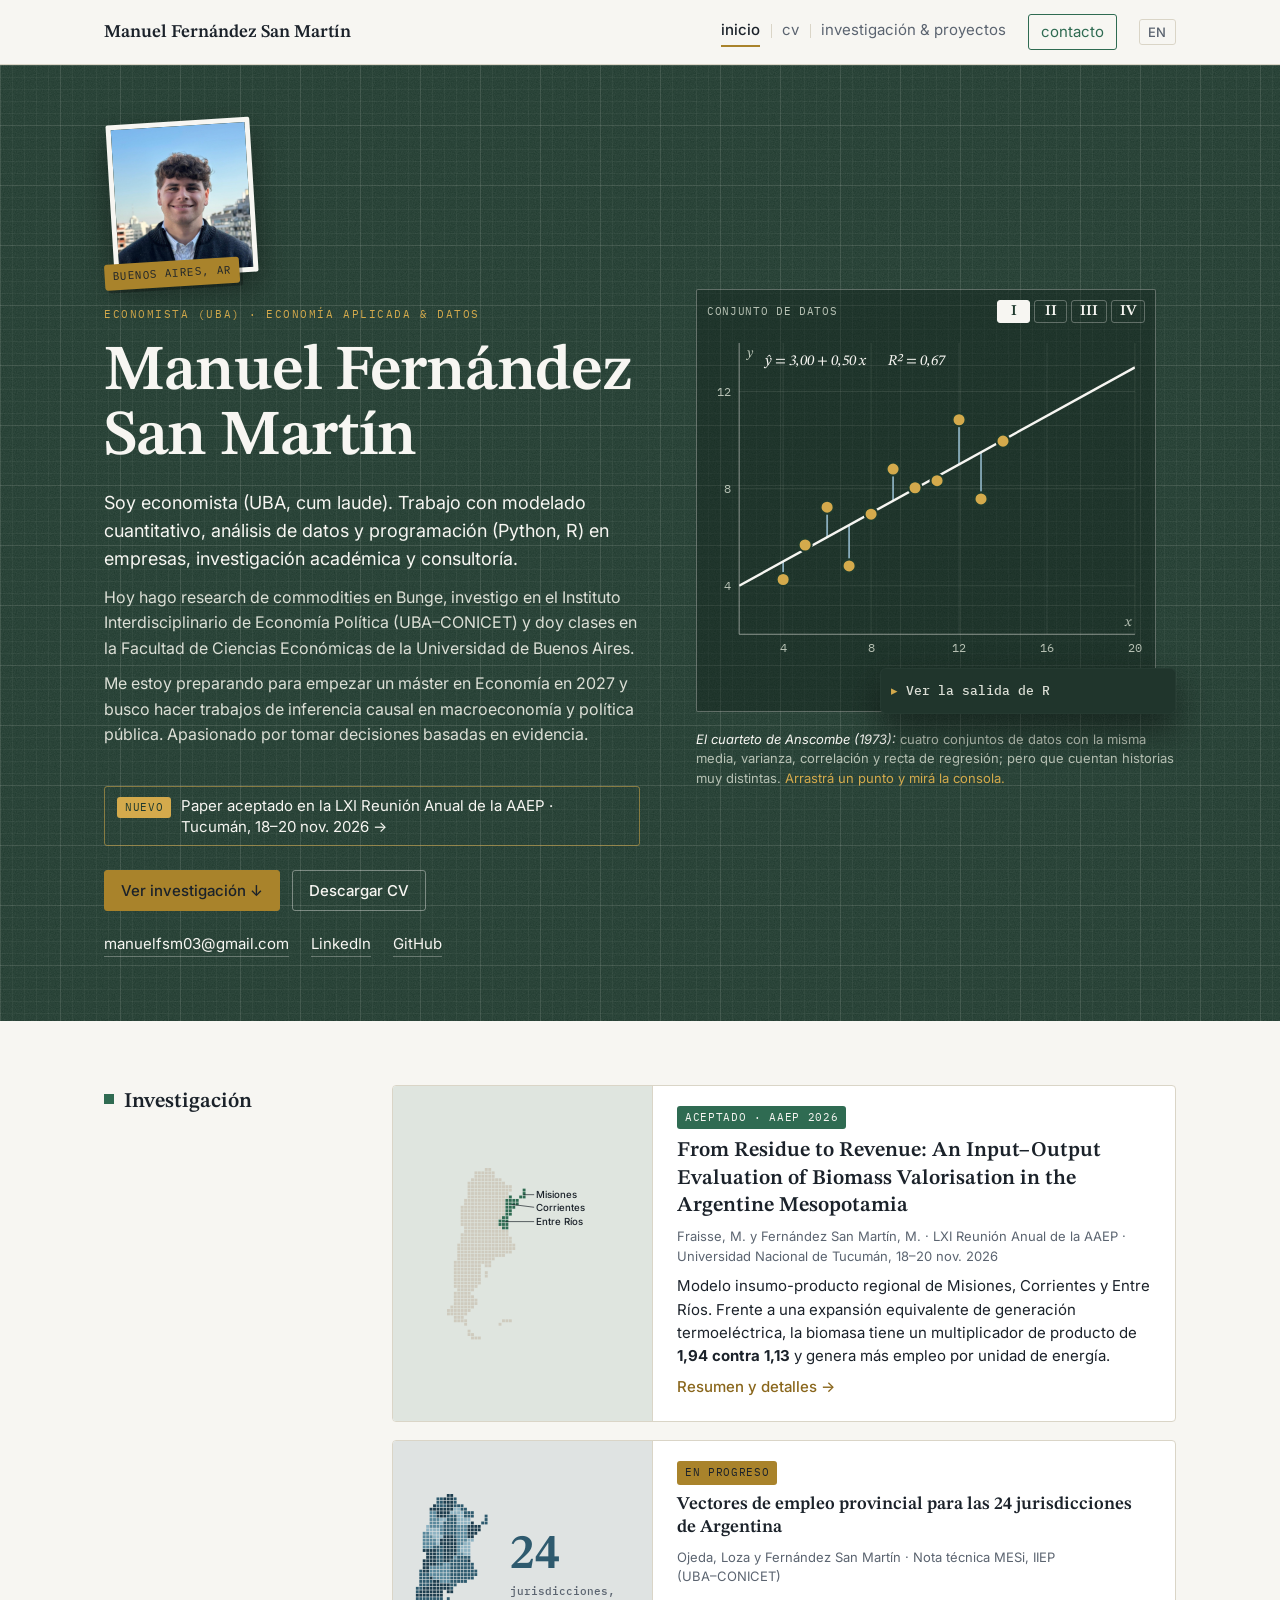
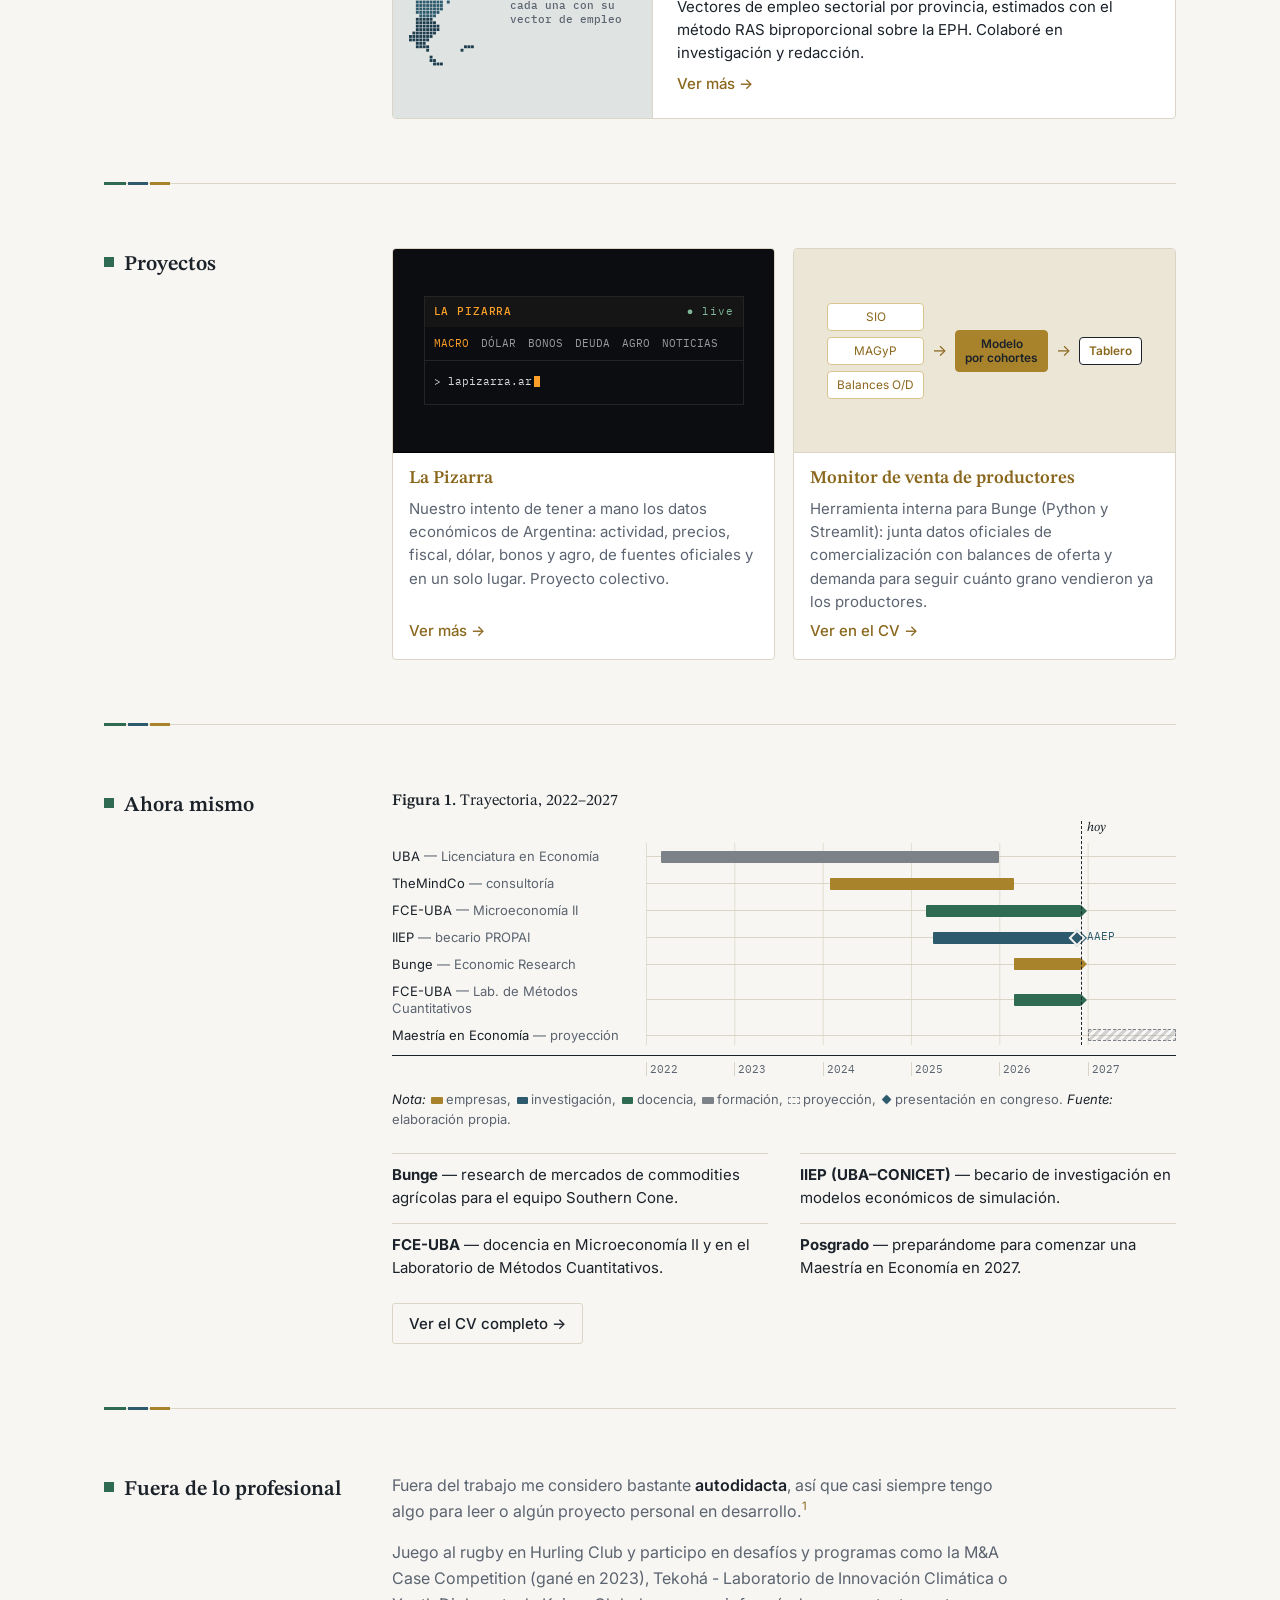
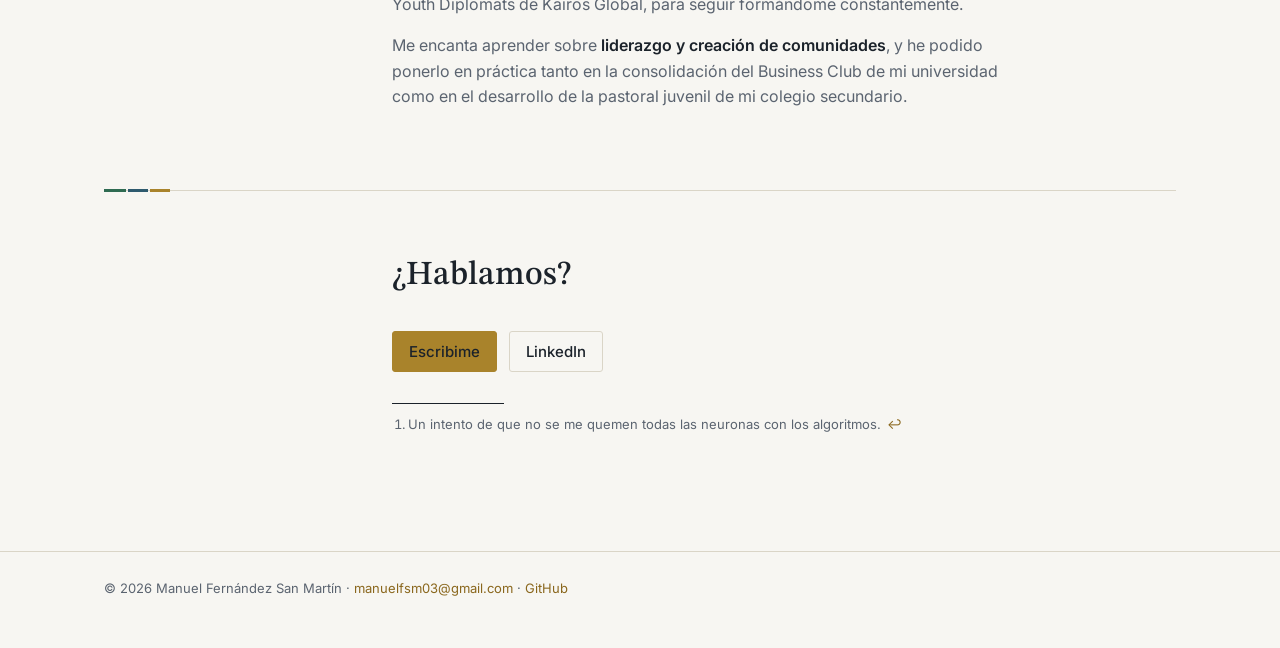
<file: index.html>
<!DOCTYPE html>
<html lang="es">
<head>
<meta charset="UTF-8">
<meta name="viewport" content="width=device-width, initial-scale=1">
<title>Manuel Fernández San Martín</title>
<meta name="description" content="Economista (UBA) — análisis económico, modelado cuantitativo e investigación. Bunge · IIEP (UBA–CONICET) · FCE-UBA.">
<link rel="canonical" href="https://manuelfsm03.github.io/">
<link rel="icon" type="image/svg+xml" href="assets/favicon.svg">
<meta property="og:type" content="profile">
<meta property="og:title" content="Manuel Fernández San Martín">
<meta property="og:description" content="Economista (UBA) — análisis económico, modelado cuantitativo e investigación. Bunge · IIEP (UBA–CONICET) · FCE-UBA.">
<meta property="og:url" content="https://manuelfsm03.github.io/">
<meta property="og:image" content="https://manuelfsm03.github.io/assets/og-card.jpg">
<meta property="og:image:width" content="1200">
<meta property="og:image:height" content="630">
<meta property="og:image:alt" content="Manuel Fernández San Martín, economista (UBA). Foto, nombre y el cuarteto de Anscombe sobre fondo verde con grilla.">
<meta property="og:locale" content="es_AR">
<meta property="og:locale:alternate" content="en_US">
<meta name="twitter:card" content="summary_large_image">
<meta name="twitter:title" content="Manuel Fernández San Martín">
<meta name="twitter:description" content="Economista (UBA) — análisis económico, modelado cuantitativo e investigación. Bunge · IIEP (UBA–CONICET) · FCE-UBA.">
<meta name="twitter:image" content="https://manuelfsm03.github.io/assets/og-card.jpg">
<script type="application/ld+json">
{
  "@context": "https://schema.org",
  "@type": "Person",
  "name": "Manuel Fernández San Martín",
  "url": "https://manuelfsm03.github.io/",
  "image": "https://manuelfsm03.github.io/assets/perfil.jpg",
  "email": "mailto:manuelfsm03@gmail.com",
  "jobTitle": "Ssr. Economic Research Analyst",
  "worksFor": { "@type": "Organization", "name": "Bunge" },
  "affiliation": [
    { "@type": "Organization", "name": "IIEP (UBA–CONICET)" },
    { "@type": "CollegeOrUniversity", "name": "Universidad de Buenos Aires" }
  ],
  "alumniOf": { "@type": "CollegeOrUniversity", "name": "Universidad de Buenos Aires" },
  "address": { "@type": "PostalAddress", "addressLocality": "Buenos Aires", "addressCountry": "AR" },
  "sameAs": [
    "https://www.linkedin.com/in/manuel-fernandez-san-martin",
    "https://github.com/manuelfsm03"
  ]
}
</script>
<link rel="preconnect" href="https://fonts.googleapis.com">
<link rel="preconnect" href="https://fonts.gstatic.com" crossorigin>
<link href="https://fonts.googleapis.com/css2?family=STIX+Two+Text:ital,wght@0,400..700;1,400..700&family=Inter:wght@400;500;600&family=IBM+Plex+Mono:wght@400;500&display=swap" rel="stylesheet">
<link rel="stylesheet" href="style.css?v=17">
</head>
<body class="home" data-lang="es" data-title-es="Manuel Fernández San Martín" data-title-en="Manuel Fernández San Martín">

<header class="site-nav">
  <div class="nav-inner">
    <a class="nav-name" href="index.html">Manuel Fernández San Martín</a>
    <button class="nav-toggle-btn" aria-label="Menú" aria-expanded="false">☰</button>
    <nav class="nav-links">
      <a href="index.html"><span data-lang="es">inicio</span><span data-lang="en">home</span></a>
      <a href="cv.html">cv</a>
      <a href="publications.html"><span data-lang="es">investigación &amp; proyectos</span><span data-lang="en">research &amp; projects</span></a>
      <a class="nav-cta" href="contact.html"><span data-lang="es">contacto</span><span data-lang="en">contact</span></a>
      <button class="lang-toggle" aria-label="Cambiar idioma">EN</button>
    </nav>
  </div>
</header>

<section class="hero-band">
  <div class="hero-inner">
    <div class="hero-text">
      <div class="hero-id">
        <div class="photo-wrap">
          <img class="cover-photo" src="assets/perfil.jpg" alt="Foto de Manuel Fernández San Martín" width="124" height="155">
          <div class="hero-tag">BUENOS AIRES, AR</div>
        </div>
        <div class="kicker" data-lang="es">Economista (UBA) · economía aplicada &amp; datos</div>
        <div class="kicker" data-lang="en">Economist (UBA) · applied economics &amp; data</div>
        <h1>Manuel Fernández San Martín</h1>
      </div>

      <div data-lang="es">
        <p class="bio">Soy economista (UBA, cum laude). Trabajo con modelado cuantitativo, análisis de datos y programación (Python, R) en empresas, investigación académica y consultoría.</p>
        <p class="bio">Hoy hago research de commodities en Bunge, investigo en el Instituto Interdisciplinario de Economía Política (UBA–CONICET) y doy clases en la Facultad de Ciencias Económicas de la Universidad de Buenos Aires.</p>
        <p class="bio">Me estoy preparando para empezar un máster en Economía en 2027 y busco hacer trabajos de inferencia causal en macroeconomía y política pública. Apasionado por tomar decisiones basadas en evidencia.</p>
      </div>
      <div data-lang="en">
        <p class="bio">I'm an economist (UBA, cum laude). I work with quantitative modeling, data analysis, and programming (Python, R) across companies, academic research, and consulting.</p>
        <p class="bio">Right now I do commodities research at Bunge, I'm a researcher at the Interdisciplinary Institute of Political Economy (UBA–CONICET), and I teach at the School of Economics of the University of Buenos Aires.</p>
        <p class="bio">I'm preparing to start a master's in economics in 2027, and I want to do causal inference work in macroeconomics and public policy. Passionate about evidence-based decision-making.</p>
      </div>

      <a class="news-line" href="publications.html#biomasa">
        <span class="status-tag news" data-lang="es">nuevo</span><span class="status-tag news" data-lang="en">new</span>
        <span data-lang="es">Paper aceptado en la LXI Reunión Anual de la AAEP · Tucumán, 18–20 nov. 2026 →</span>
        <span data-lang="en">Paper accepted at the 61st AAEP Annual Meeting · Tucumán, Nov 18–20, 2026 →</span>
      </a>

      <div class="cta-row">
        <a class="btn btn-primary" href="#investigacion" data-lang="es">Ver investigación ↓</a>
        <a class="btn btn-primary" href="#investigacion" data-lang="en">See research ↓</a>
        <a class="btn btn-ghost" href="assets/CV_Manuel_Fernandez_San_Martin_ESP.pdf" target="_blank" rel="noopener" data-lang="es">Descargar CV</a>
        <a class="btn btn-ghost" href="assets/CV_Manuel_Fernandez_San_Martin_EN.pdf" target="_blank" rel="noopener" data-lang="en">Download CV</a>
      </div>

      <div class="quicklinks">
        <a href="mailto:manuelfsm03@gmail.com">manuelfsm03@gmail.com</a>
        <a href="https://www.linkedin.com/in/manuel-fernandez-san-martin" target="_blank" rel="noopener">LinkedIn</a>
        <a href="https://github.com/manuelfsm03" target="_blank" rel="noopener">GitHub</a>
      </div>
    </div>

    <figure class="anscombe" id="anscombe">
      <div class="ans-stage">
      <div class="frame">
        <div class="ans-top">
          <span><span data-lang="es">Conjunto de datos</span><span data-lang="en">Dataset</span></span>
          <span class="seg" id="ans-sets" role="group" aria-label="Anscombe">
            <button type="button" data-set="0" aria-pressed="true">I</button>
            <button type="button" data-set="1" aria-pressed="false">II</button>
            <button type="button" data-set="2" aria-pressed="false">III</button>
            <button type="button" data-set="3" aria-pressed="false">IV</button>
            <button type="button" class="ans-reset" id="ans-reset" hidden><span data-lang="es">Reiniciar</span><span data-lang="en">Reset</span></button>
          </span>
        </div>
        <svg id="ans-plot" viewBox="0 0 440 326" role="img" aria-label="Gráfico de dispersión del cuarteto de Anscombe con su recta de regresión"></svg>
      </div>
      <details class="console" id="ans-console-box">
        <summary><span class="c-caret" aria-hidden="true"></span><i aria-hidden="true"></i><i aria-hidden="true"></i><i aria-hidden="true"></i><span class="c-title">R</span><span class="c-hint"><span data-lang="es">Ver la salida de R</span><span data-lang="en">Show the R output</span></span></summary>
        <pre id="ans-console" aria-label="Salida de R"></pre>
      </details>
      </div>
      <figcaption>
        <span data-lang="es"><i>El cuarteto de Anscombe (1973):</i> cuatro conjuntos de datos con la misma media, varianza, correlación y recta de regresión; pero que cuentan historias muy distintas. <span class="hint">Arrastrá un punto y mirá la consola.</span></span>
        <span data-lang="en"><i>Anscombe's quartet (1973):</i> four datasets with the same mean, variance, correlation, and regression line, yet they tell very different stories. <span class="hint">Drag a point and watch the console.</span></span>
      </figcaption>
    </figure>
  </div>
</section>

<main class="wrap">

  <section class="rail-sec" id="investigacion">
    <h2 class="rail-h"><span data-lang="es">Investigación</span><span data-lang="en">Research</span></h2>
    <div class="rail-body">
      <div class="research-list">

        <a class="work-card wide feature" href="publications.html#biomasa">
          <div class="work-visual panel green" aria-hidden="true">
            <svg class="tilemap" data-tilemap="meso"></svg>
          </div>
          <div class="work-body">
            <div class="work-tags"><span class="status-tag published" data-lang="es">aceptado · AAEP 2026</span><span class="status-tag published" data-lang="en">accepted · AAEP 2026</span></div>
            <span class="work-title">From Residue to Revenue: An Input–Output Evaluation of Biomass Valorisation in the Argentine Mesopotamia</span>
            <span class="work-meta" data-lang="es">Fraisse, M. y Fernández San Martín, M. · LXI Reunión Anual de la AAEP · Universidad Nacional de Tucumán, 18–20 nov. 2026</span>
            <span class="work-meta" data-lang="en">Fraisse, M. &amp; Fernández San Martín, M. · 61st AAEP Annual Meeting · Universidad Nacional de Tucumán, Nov 18–20, 2026</span>
            <span class="work-desc" data-lang="es">Modelo insumo-producto regional de Misiones, Corrientes y Entre Ríos. Frente a una expansión equivalente de generación termoeléctrica, la biomasa tiene un multiplicador de producto de <strong>1,94 contra 1,13</strong> y genera más empleo por unidad de energía.</span>
            <span class="work-desc" data-lang="en">A regional input–output model of Misiones, Corrientes, and Entre Ríos. Against an equivalent expansion of thermoelectric generation, biomass has an output multiplier of <strong>1.94 versus 1.13</strong> and creates more jobs per unit of energy.</span>
            <span class="work-link" data-lang="es">Resumen y detalles →</span>
            <span class="work-link" data-lang="en">Abstract and details →</span>
          </div>
        </a>

        <a class="work-card wide" href="publications.html#vectores">
          <div class="work-visual panel blue" aria-hidden="true">
            <svg class="tilemap" data-tilemap="all"></svg>
            <div class="big-n">24<small><span data-lang="es">jurisdicciones, cada una con su vector de empleo</span><span data-lang="en">jurisdictions, each with its employment vector</span></small></div>
          </div>
          <div class="work-body">
            <div class="work-tags"><span class="status-tag progress" data-lang="es">en progreso</span><span class="status-tag progress" data-lang="en">in progress</span></div>
            <span class="work-title" data-lang="es">Vectores de empleo provincial para las 24 jurisdicciones de Argentina</span>
            <span class="work-title" data-lang="en">Provincial employment vectors for Argentina's 24 jurisdictions</span>
            <span class="work-meta" data-lang="es">Ojeda, Loza y Fernández San Martín · Nota técnica MESi, IIEP (UBA–&#8288;CONICET)</span>
            <span class="work-meta" data-lang="en">Ojeda, Loza &amp; Fernández San Martín · MESi Technical Note, IIEP (UBA–&#8288;CONICET)</span>
            <span class="work-desc" data-lang="es">Vectores de empleo sectorial por provincia, estimados con el método RAS biproporcional sobre la EPH. Colaboré en investigación y redacción.</span>
            <span class="work-desc" data-lang="en">Sectoral employment vectors by province, estimated with the RAS biproportional method on the Permanent Household Survey (EPH). I contributed research and drafting.</span>
            <span class="work-link" data-lang="es">Ver más →</span>
            <span class="work-link" data-lang="en">Read more →</span>
          </div>
        </a>

      </div>
    </div>
  </section>

  <div class="ledger"></div>

  <section class="rail-sec" id="proyectos">
    <h2 class="rail-h"><span data-lang="es">Proyectos</span><span data-lang="en">Projects</span></h2>
    <div class="rail-body">
      <div class="work-grid">

        <a class="work-card" href="publications.html#la-pizarra">
          <div class="work-visual panel term" aria-hidden="true">
            <div class="term-ui">
              <div class="term-bar"><span>LA PIZARRA</span><span>● live</span></div>
              <div class="term-tabs"><span class="on">MACRO</span><span>DÓLAR</span><span>BONOS</span><span>DEUDA</span><span>AGRO</span><span>NOTICIAS</span></div>
              <div class="term-line">&gt; lapizarra.ar<span class="caret"></span></div>
            </div>
          </div>
          <div class="work-body">
            <span class="work-title">La Pizarra</span>
            <span class="work-desc" data-lang="es">Nuestro intento de tener a mano los datos económicos de Argentina: actividad, precios, fiscal, dólar, bonos y agro, de fuentes oficiales y en un solo lugar. Proyecto colectivo.</span>
            <span class="work-desc" data-lang="en">Our attempt to keep Argentina's economic data within reach: activity, prices, fiscal accounts, FX, bonds, and agriculture, from official sources and in one place. A group project.</span>
            <span class="work-link" data-lang="es">Ver más →</span>
            <span class="work-link" data-lang="en">Read more →</span>
          </div>
        </a>

        <a class="work-card" href="cv.html#proyectos">
          <div class="work-visual panel gold" aria-hidden="true">
            <div class="flow">
              <div class="flow-col"><span class="node">SIO</span><span class="node">MAGyP</span><span class="node"><span data-lang="es">Balances O/D</span><span data-lang="en">S&amp;D balances</span></span></div>
              <span class="arrow">→</span>
              <span class="node mid"><span data-lang="es">Modelo<br>por cohortes</span><span data-lang="en">Cohort<br>model</span></span>
              <span class="arrow">→</span>
              <span class="node out"><span data-lang="es">Tablero</span><span data-lang="en">Dashboard</span></span>
            </div>
          </div>
          <div class="work-body">
            <span class="work-title" data-lang="es">Monitor de venta de productores</span>
            <span class="work-title" data-lang="en">Farmer-selling monitor</span>
            <span class="work-desc" data-lang="es">Herramienta interna para Bunge (Python y Streamlit): junta datos oficiales de comercialización con balances de oferta y demanda para seguir cuánto grano vendieron ya los productores.</span>
            <span class="work-desc" data-lang="en">Internal tool for Bunge (Python and Streamlit): combines official grain-trade data with supply-and-demand balances to track how much grain farmers have already sold.</span>
            <span class="work-link" data-lang="es">Ver en el CV →</span>
            <span class="work-link" data-lang="en">See in the CV →</span>
          </div>
        </a>

      </div>
    </div>
  </section>

  <div class="ledger"></div>

  <section class="rail-sec" id="ahora">
    <h2 class="rail-h"><span data-lang="es">Ahora mismo</span><span data-lang="en">Right now</span></h2>
    <div class="rail-body">
      <figure class="fig" id="figura-1">
        <p class="fig-title"><b data-lang="es">Figura 1.</b><b data-lang="en">Figure 1.</b> <span data-lang="es">Trayectoria, 2022–<span class="js-tl-end">2027</span></span><span data-lang="en">Career timeline, 2022–<span class="js-tl-end">2027</span></span></p>
        <div class="tl" style="--span:72">
          <div class="tl-grid" aria-hidden="true"></div>
          <div class="tl-row">
            <span class="tl-label">UBA <span class="org">— <span data-lang="es">Licenciatura en Economía</span><span data-lang="en">BA in Economics</span></span></span>
            <span class="tl-track"><span class="tl-bar edu" style="--s:2;--e:48"></span></span>
          </div>
          <div class="tl-row">
            <span class="tl-label">TheMindCo <span class="org">— <span data-lang="es">consultoría</span><span data-lang="en">consulting</span></span></span>
            <span class="tl-track"><span class="tl-bar work" style="--s:25;--e:50"></span></span>
          </div>
          <div class="tl-row">
            <span class="tl-label">FCE-UBA <span class="org">— <span data-lang="es">Microeconomía II</span><span data-lang="en">Microeconomics II</span></span></span>
            <span class="tl-track"><span class="tl-bar teach ongoing" style="--s:38;--e:56.8"></span></span>
          </div>
          <div class="tl-row">
            <span class="tl-label">IIEP <span class="org">— <span data-lang="es">becario PROPAI</span><span data-lang="en">PROPAI fellow</span></span></span>
            <span class="tl-track"><span class="tl-bar research ongoing" style="--s:39;--e:56.8"></span><span class="tl-mark" style="--m:58.57" aria-hidden="true"></span><span class="tl-mark-label" style="--m:58.57">AAEP</span></span>
          </div>
          <div class="tl-row">
            <span class="tl-label">Bunge <span class="org">— Economic Research</span></span>
            <span class="tl-track"><span class="tl-bar work ongoing" style="--s:50;--e:56.8"></span></span>
          </div>
          <div class="tl-row">
            <span class="tl-label">FCE-UBA <span class="org">— <span data-lang="es">Lab. de Métodos Cuantitativos</span><span data-lang="en">Quantitative Methods Lab</span></span></span>
            <span class="tl-track"><span class="tl-bar teach ongoing" style="--s:50;--e:56.8"></span></span>
          </div>
          <div class="tl-row">
            <span class="tl-label"><span data-lang="es">Maestría en Economía</span><span data-lang="en">Master's in Economics</span> <span class="org">— <span data-lang="es">proyección</span><span data-lang="en">projected</span></span></span>
            <span class="tl-track"><span class="tl-bar projection" style="--s:60;--e:72"></span></span>
          </div>
          <div class="tl-axis" aria-hidden="true">
            <span></span>
            <div class="tl-years">
              <span style="--y:0">2022</span><span style="--y:12">2023</span><span style="--y:24">2024</span><span style="--y:36">2025</span><span style="--y:48">2026</span><span style="--y:60">2027</span>
            </div>
          </div>
          <div class="tl-today" style="--t:56.8" aria-hidden="true"><span data-lang="es">hoy</span><span data-lang="en">today</span></div>
        </div>
        <figcaption class="fig-note">
          <span data-lang="es"><i>Nota:</i> <span class="swatch" style="background:var(--accent)"></span>empresas, <span class="swatch" style="background:var(--accent2)"></span>investigación, <span class="swatch" style="background:var(--green)"></span>docencia, <span class="swatch" style="background:var(--edu)"></span>formación, <span class="swatch dashed"></span>proyección, <span class="swatch diamond"></span>presentación en congreso. <i>Fuente:</i> elaboración propia.</span>
          <span data-lang="en"><i>Note:</i> <span class="swatch" style="background:var(--accent)"></span>industry, <span class="swatch" style="background:var(--accent2)"></span>research, <span class="swatch" style="background:var(--green)"></span>teaching, <span class="swatch" style="background:var(--edu)"></span>education, <span class="swatch dashed"></span>projected, <span class="swatch diamond"></span>conference presentation. <i>Source:</i> author's own elaboration.</span>
        </figcaption>
      </figure>
      <div data-lang="es">
        <ul class="now-grid">
          <li><strong>Bunge</strong> — research de mercados de commodities agrícolas para el equipo Southern Cone.</li>
          <li><strong>IIEP (UBA–CONICET)</strong> — becario de investigación en modelos económicos de simulación.</li>
          <li><strong>FCE-UBA</strong> — docencia en Microeconomía II y en el Laboratorio de Métodos Cuantitativos.</li>
          <li><strong>Posgrado</strong> — preparándome para comenzar una Maestría en Economía en 2027.</li>
        </ul>
      </div>
      <div data-lang="en">
        <ul class="now-grid">
          <li><strong>Bunge</strong> — agricultural commodity market research for the Southern Cone team.</li>
          <li><strong>IIEP (UBA–CONICET)</strong> — research fellow working on economic simulation models.</li>
          <li><strong>FCE-UBA</strong> — teaching Microeconomics II and the Quantitative Methods Laboratory.</li>
          <li><strong>Grad school</strong> — preparing to start a master's program in economics during 2027.</li>
        </ul>
      </div>
      <div class="cta-row">
        <a class="btn btn-ghost" href="cv.html" data-lang="es">Ver el CV completo →</a>
        <a class="btn btn-ghost" href="cv.html" data-lang="en">See full CV →</a>
      </div>
    </div>
  </section>

  <div class="ledger"></div>

  <section class="rail-sec" id="fuera">
    <h2 class="rail-h"><span data-lang="es">Fuera de lo profesional</span><span data-lang="en">Beyond work</span></h2>
    <div class="rail-body prose">
      <div data-lang="es">
        <p class="muted">Fuera del trabajo me considero bastante <strong>autodidacta</strong>, así que casi siempre tengo algo para leer o algún proyecto personal en desarrollo.<sup class="fn"><a id="fnref-1" href="#fn-1" aria-label="Nota 1">1</a></sup></p>
        <p class="muted">Juego al rugby en Hurling Club y participo en desafíos y programas como la M&amp;A Case Competition (gané en 2023), Tekohá - Laboratorio de Innovación Climática o Youth Diplomats de Kairos Global, para seguir formándome constantemente.</p>
        <p class="muted">Me encanta aprender sobre <strong>liderazgo y creación de comunidades</strong>, y he podido ponerlo en práctica tanto en la consolidación del Business Club de mi universidad como en el desarrollo de la pastoral juvenil de mi colegio secundario.</p>
      </div>
      <div data-lang="en">
        <p class="muted">Outside of work I'm a pretty committed <strong>autodidact</strong>, so I almost always have something to read or a side project in the works.<sup class="fn"><a id="fnref-1-en" href="#fn-1" aria-label="Note 1">1</a></sup></p>
        <p class="muted">I play rugby at Hurling Club and take part in challenges and programs like the M&amp;A Case Competition (won in 2023), Tekohá - Climate Innovation Lab, and Kairos Global's Youth Diplomats, to keep learning constantly.</p>
        <p class="muted">I love learning about <strong>leadership and community-building</strong>, and I've put it into practice both in helping consolidate my university's Business Club and in developing my high school's youth ministry program.</p>
      </div>
    </div>
  </section>

  <div class="ledger"></div>

  <section class="rail-sec" id="hablemos">
    <div class="rail-h" aria-hidden="true"></div>
    <div class="rail-body">
      <div class="cta-final">
        <div data-lang="es">
          <p>¿Hablamos?</p>
          <div class="cta-row">
            <a class="btn btn-primary" href="mailto:manuelfsm03@gmail.com">Escribime</a>
            <a class="btn btn-ghost" href="https://www.linkedin.com/in/manuel-fernandez-san-martin" target="_blank" rel="noopener">LinkedIn</a>
          </div>
        </div>
        <div data-lang="en">
          <p>Let's talk?</p>
          <div class="cta-row">
            <a class="btn btn-primary" href="mailto:manuelfsm03@gmail.com">Email me</a>
            <a class="btn btn-ghost" href="https://www.linkedin.com/in/manuel-fernandez-san-martin" target="_blank" rel="noopener">LinkedIn</a>
          </div>
        </div>
      </div>

      <section class="footnotes" aria-label="Notas">
        <ol>
          <li id="fn-1">
            <span data-lang="es">Un intento de que no se me quemen todas las neuronas con los algoritmos. <a class="fn-back" href="#fnref-1" aria-label="Volver al texto">↩</a></span>
            <span data-lang="en">An attempt to keep my neurons from frying on algorithms alone. <a class="fn-back" href="#fnref-1-en" aria-label="Back to text">↩</a></span>
          </li>
        </ol>
      </section>
    </div>
  </section>

</main>

<footer><div class="wrap">© 2026 Manuel Fernández San Martín · <a href="mailto:manuelfsm03@gmail.com">manuelfsm03@gmail.com</a> · <a href="https://github.com/manuelfsm03" target="_blank" rel="noopener">GitHub</a></div></footer>

<script src="script.js?v=16"></script>
</body>
</html>
</file>
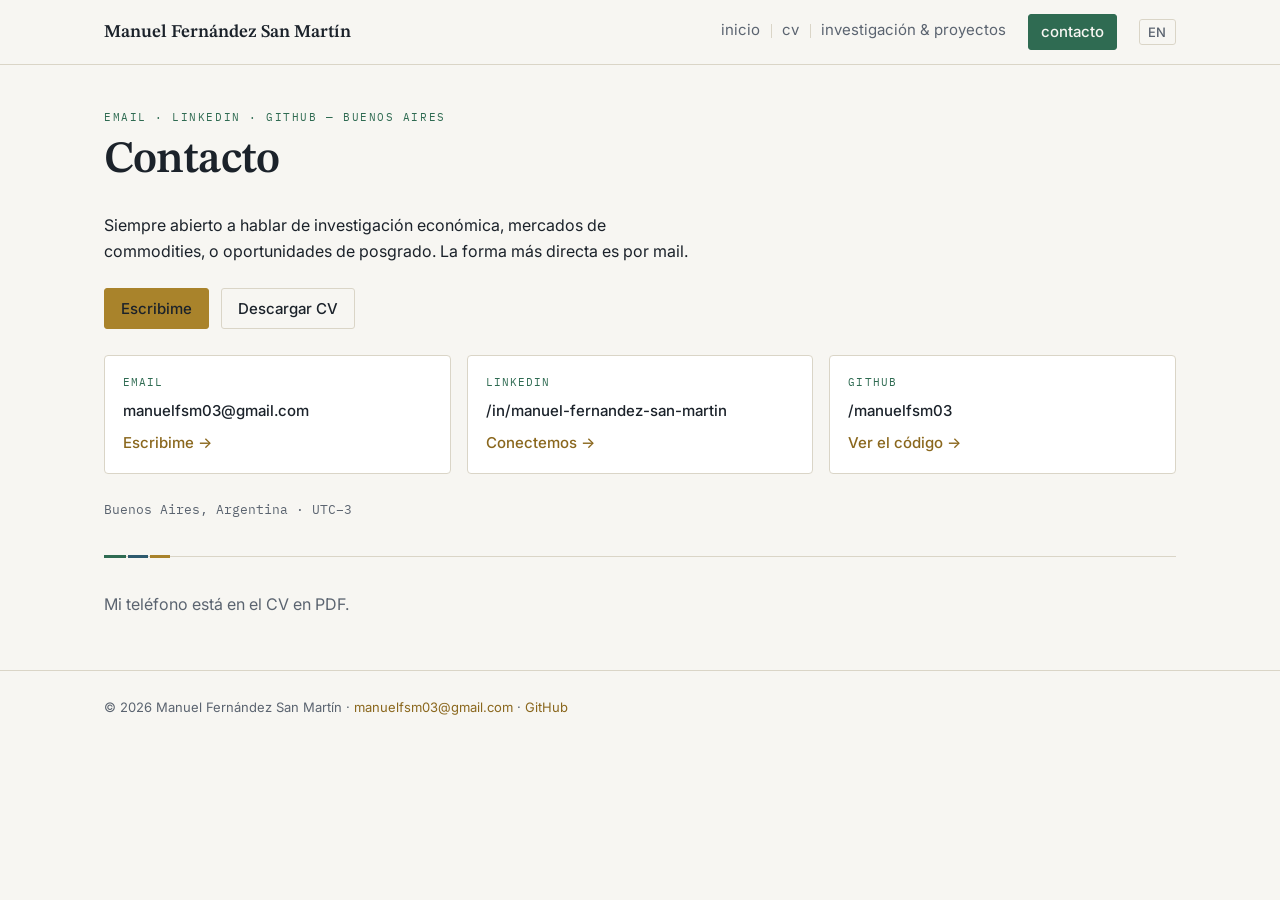
<file: contact.html>
<!DOCTYPE html>
<html lang="es">
<head>
<meta charset="UTF-8">
<meta name="viewport" content="width=device-width, initial-scale=1">
<title>Contacto | Manuel Fernández San Martín</title>
<meta name="description" content="Contacto de Manuel Fernández San Martín — email, LinkedIn y GitHub. Buenos Aires, Argentina.">
<link rel="canonical" href="https://manuelfsm03.github.io/contact.html">
<link rel="icon" type="image/svg+xml" href="assets/favicon.svg">
<meta property="og:type" content="website">
<meta property="og:title" content="Contacto | Manuel Fernández San Martín">
<meta property="og:description" content="Email, LinkedIn y GitHub. Buenos Aires, Argentina.">
<meta property="og:url" content="https://manuelfsm03.github.io/contact.html">
<meta property="og:image" content="https://manuelfsm03.github.io/assets/og-card.jpg">
<meta property="og:image:width" content="1200">
<meta property="og:image:height" content="630">
<meta property="og:image:alt" content="Manuel Fernández San Martín, economista (UBA). Foto, nombre y el cuarteto de Anscombe sobre fondo verde con grilla.">
<meta name="twitter:card" content="summary_large_image">
<meta name="twitter:image" content="https://manuelfsm03.github.io/assets/og-card.jpg">
<link rel="preconnect" href="https://fonts.googleapis.com">
<link rel="preconnect" href="https://fonts.gstatic.com" crossorigin>
<link href="https://fonts.googleapis.com/css2?family=STIX+Two+Text:ital,wght@0,400..700;1,400..700&family=Inter:wght@400;500;600&family=IBM+Plex+Mono:wght@400;500&display=swap" rel="stylesheet">
<link rel="stylesheet" href="style.css?v=17">
</head>
<body data-lang="es" data-title-es="Contacto | Manuel Fernández San Martín" data-title-en="Contact | Manuel Fernández San Martín">

<header class="site-nav">
  <div class="nav-inner">
    <a class="nav-name" href="index.html">Manuel Fernández San Martín</a>
    <button class="nav-toggle-btn" aria-label="Menú" aria-expanded="false">☰</button>
    <nav class="nav-links">
      <a href="index.html"><span data-lang="es">inicio</span><span data-lang="en">home</span></a>
      <a href="cv.html">cv</a>
      <a href="publications.html"><span data-lang="es">investigación &amp; proyectos</span><span data-lang="en">research &amp; projects</span></a>
      <a class="nav-cta" href="contact.html"><span data-lang="es">contacto</span><span data-lang="en">contact</span></a>
      <button class="lang-toggle" aria-label="Cambiar idioma">EN</button>
    </nav>
  </div>
</header>

<main class="wrap">

  <p class="page-kicker" data-lang="es">Email · LinkedIn · GitHub — Buenos Aires</p>
  <p class="page-kicker" data-lang="en">Email · LinkedIn · GitHub — Buenos Aires</p>
  <div class="page-title-row">
    <h1 class="page-title" data-lang="es">Contacto</h1>
    <h1 class="page-title" data-lang="en">Contact</h1>
  </div>

  <div data-lang="es"><p class="bio">Siempre abierto a hablar de investigación económica, mercados de commodities, o oportunidades de posgrado. La forma más directa es por mail.</p></div>
  <div data-lang="en"><p class="bio">Always open to talking about economic research, commodity markets, or graduate-school opportunities. Email is the most direct way to reach me.</p></div>

  <div class="cta-row">
    <a class="btn btn-primary" href="mailto:manuelfsm03@gmail.com" data-lang="es">Escribime</a>
    <a class="btn btn-primary" href="mailto:manuelfsm03@gmail.com" data-lang="en">Email me</a>
    <a class="btn btn-ghost" href="assets/CV_Manuel_Fernandez_San_Martin_ESP.pdf" target="_blank" rel="noopener" data-lang="es">Descargar CV</a>
    <a class="btn btn-ghost" href="assets/CV_Manuel_Fernandez_San_Martin_EN.pdf" target="_blank" rel="noopener" data-lang="en">Download CV</a>
  </div>

  <div class="contact-grid">
    <a class="contact-card" href="mailto:manuelfsm03@gmail.com">
      <span class="contact-label">Email</span>
      <span class="contact-value">manuelfsm03@gmail.com</span>
      <span class="contact-arrow" data-lang="es">Escribime →</span>
      <span class="contact-arrow" data-lang="en">Write me →</span>
    </a>
    <a class="contact-card" href="https://www.linkedin.com/in/manuel-fernandez-san-martin" target="_blank" rel="noopener">
      <span class="contact-label">LinkedIn</span>
      <span class="contact-value">/in/manuel-fernandez-san-martin</span>
      <span class="contact-arrow" data-lang="es">Conectemos →</span>
      <span class="contact-arrow" data-lang="en">Connect →</span>
    </a>
    <a class="contact-card" href="https://github.com/manuelfsm03" target="_blank" rel="noopener">
      <span class="contact-label">GitHub</span>
      <span class="contact-value">/manuelfsm03</span>
      <span class="contact-arrow" data-lang="es">Ver el código →</span>
      <span class="contact-arrow" data-lang="en">See the code →</span>
    </a>
  </div>

  <p class="loc-line">Buenos Aires, Argentina · UTC−3</p>

  <div class="ledger"></div>
  <div data-lang="es"><p class="muted">Mi teléfono está en el CV en PDF.</p></div>
  <div data-lang="en"><p class="muted">My phone number is in the PDF CV.</p></div>

</main>

<footer><div class="wrap">© 2026 Manuel Fernández San Martín · <a href="mailto:manuelfsm03@gmail.com">manuelfsm03@gmail.com</a> · <a href="https://github.com/manuelfsm03" target="_blank" rel="noopener">GitHub</a></div></footer>

<script src="script.js?v=16"></script>
</body>
</html>
</file>
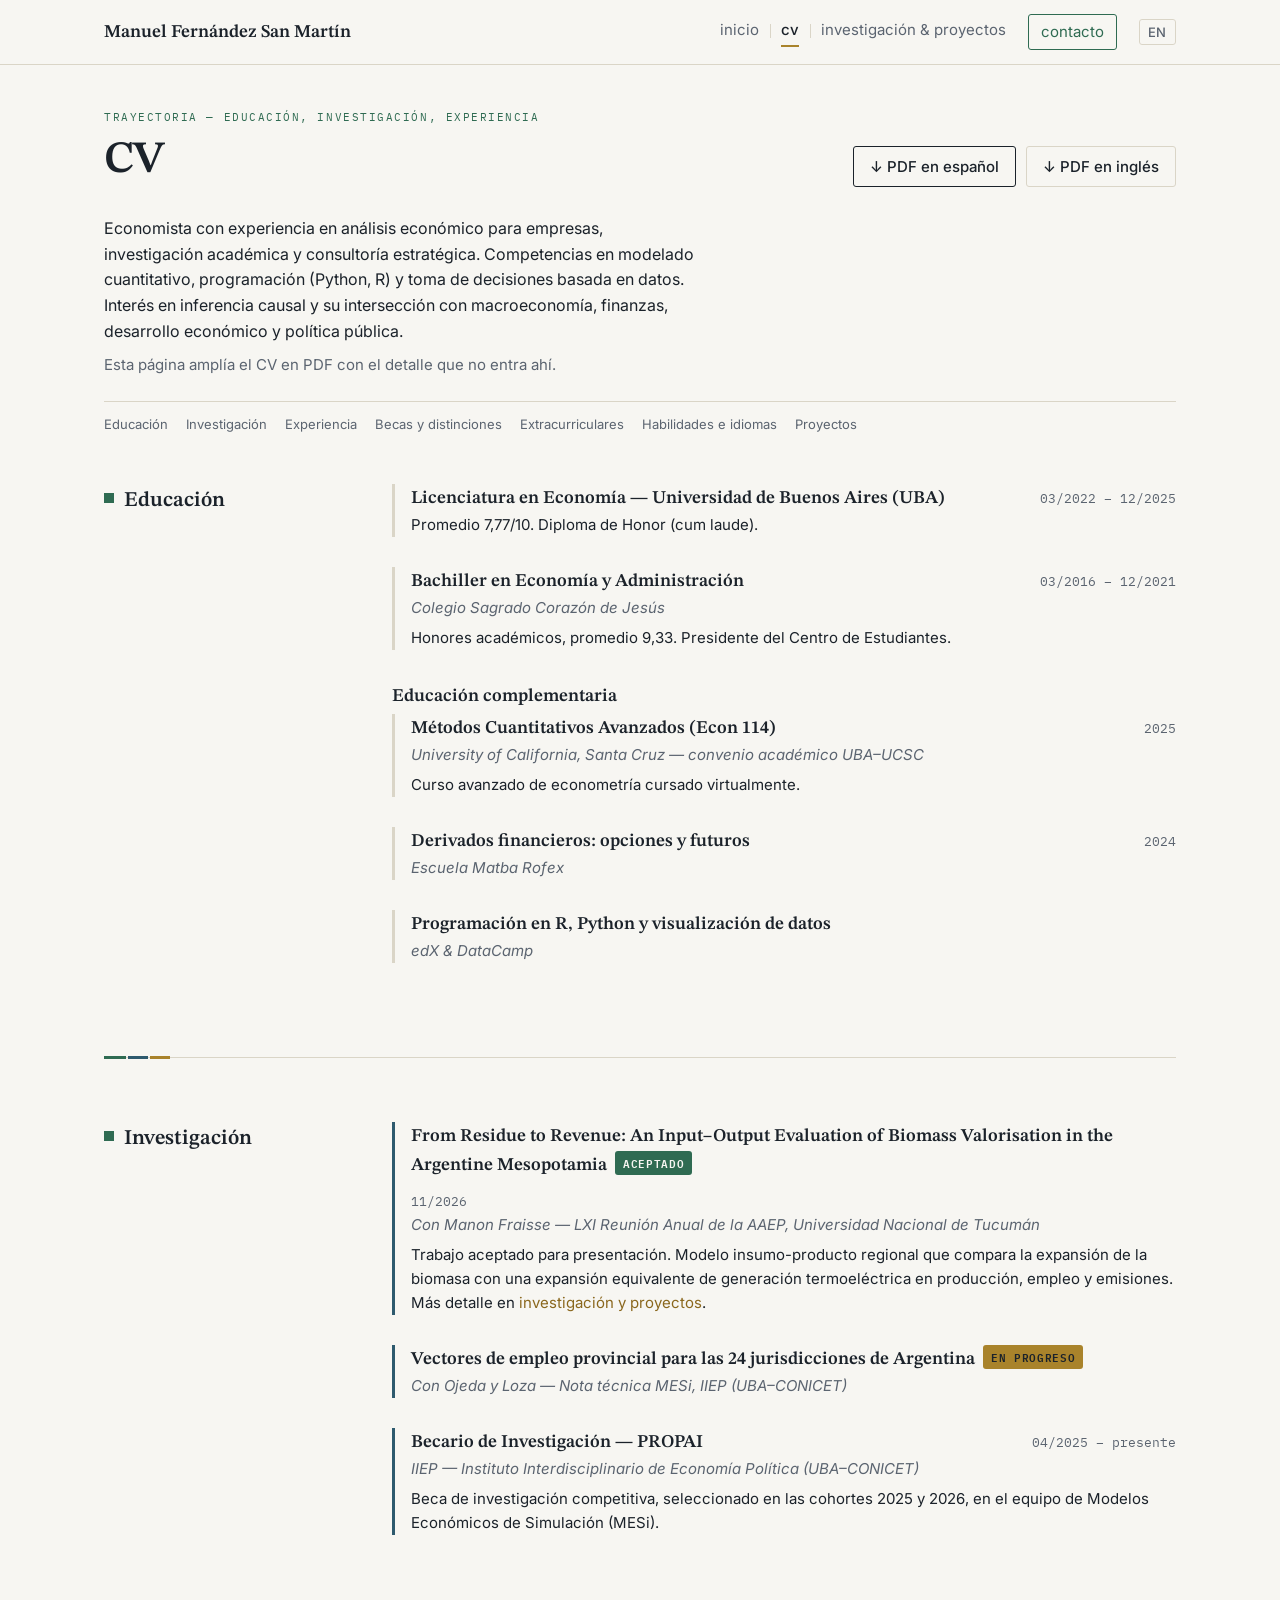
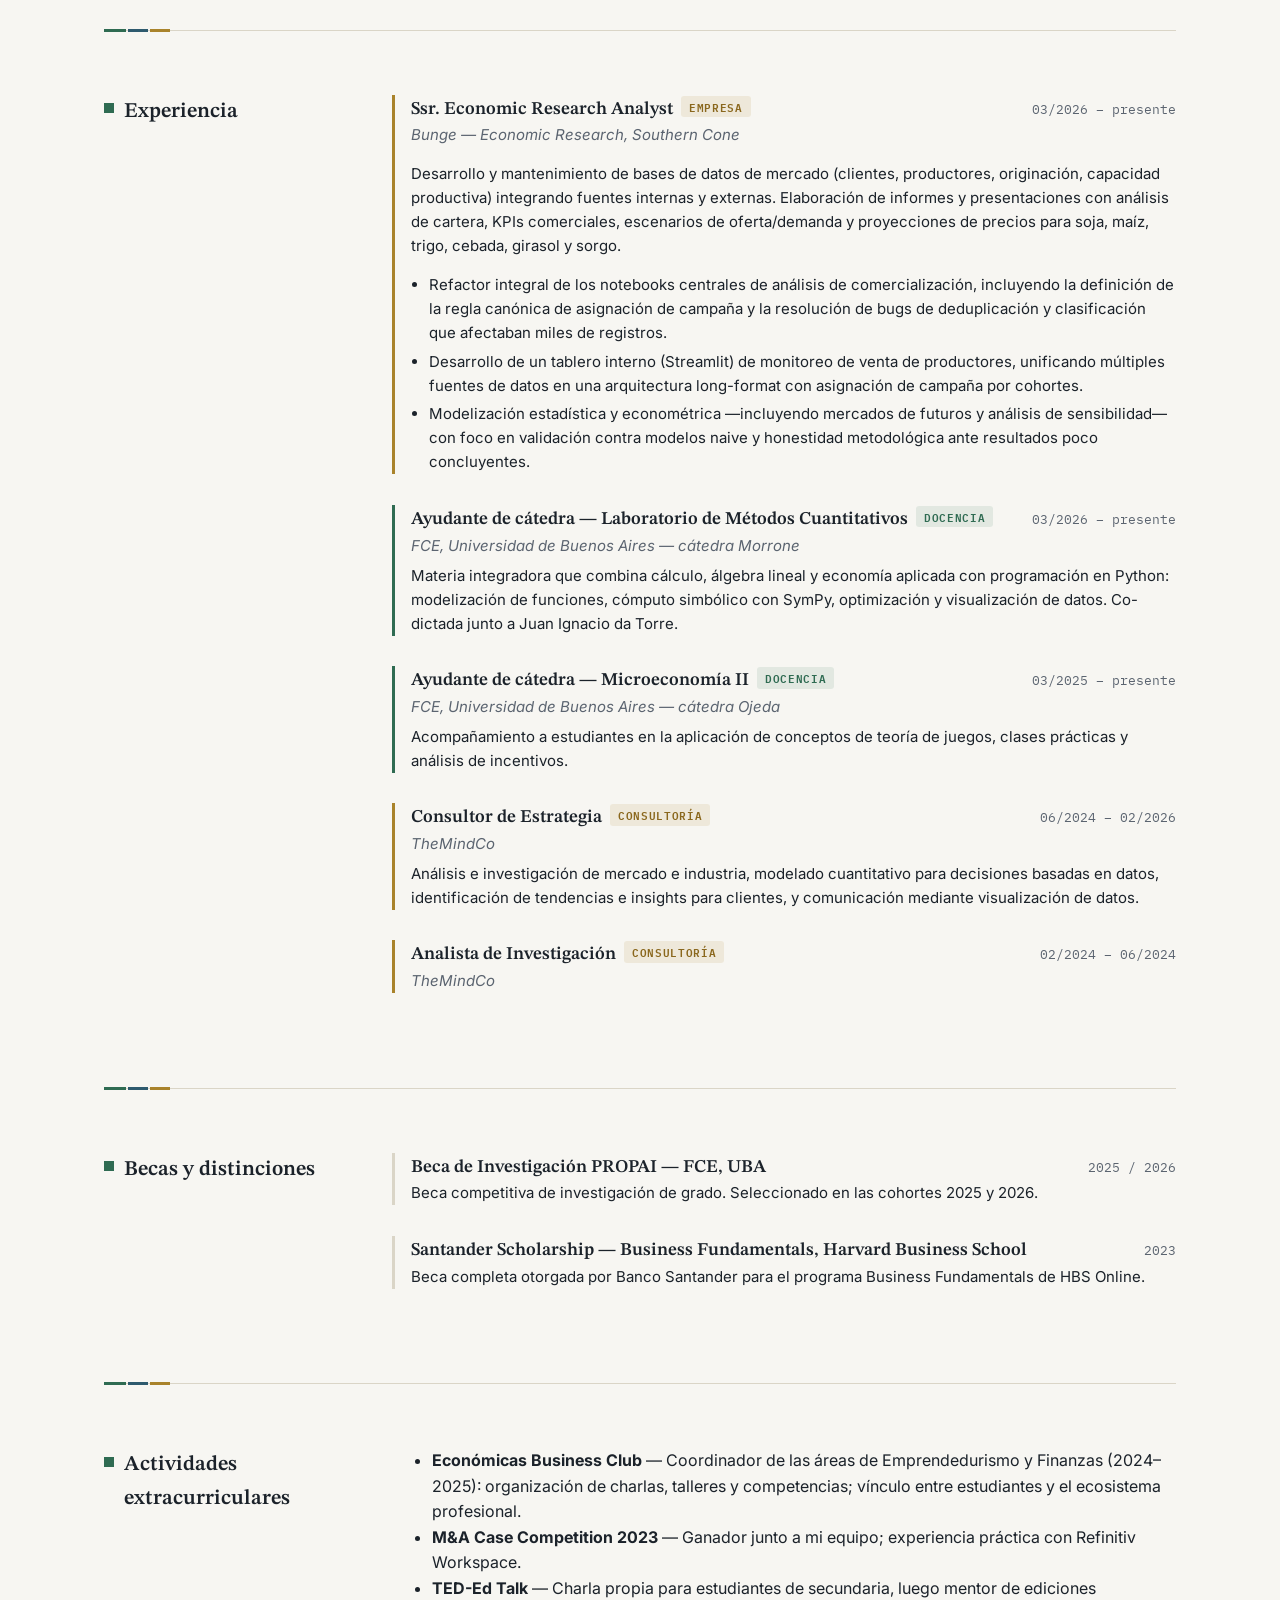
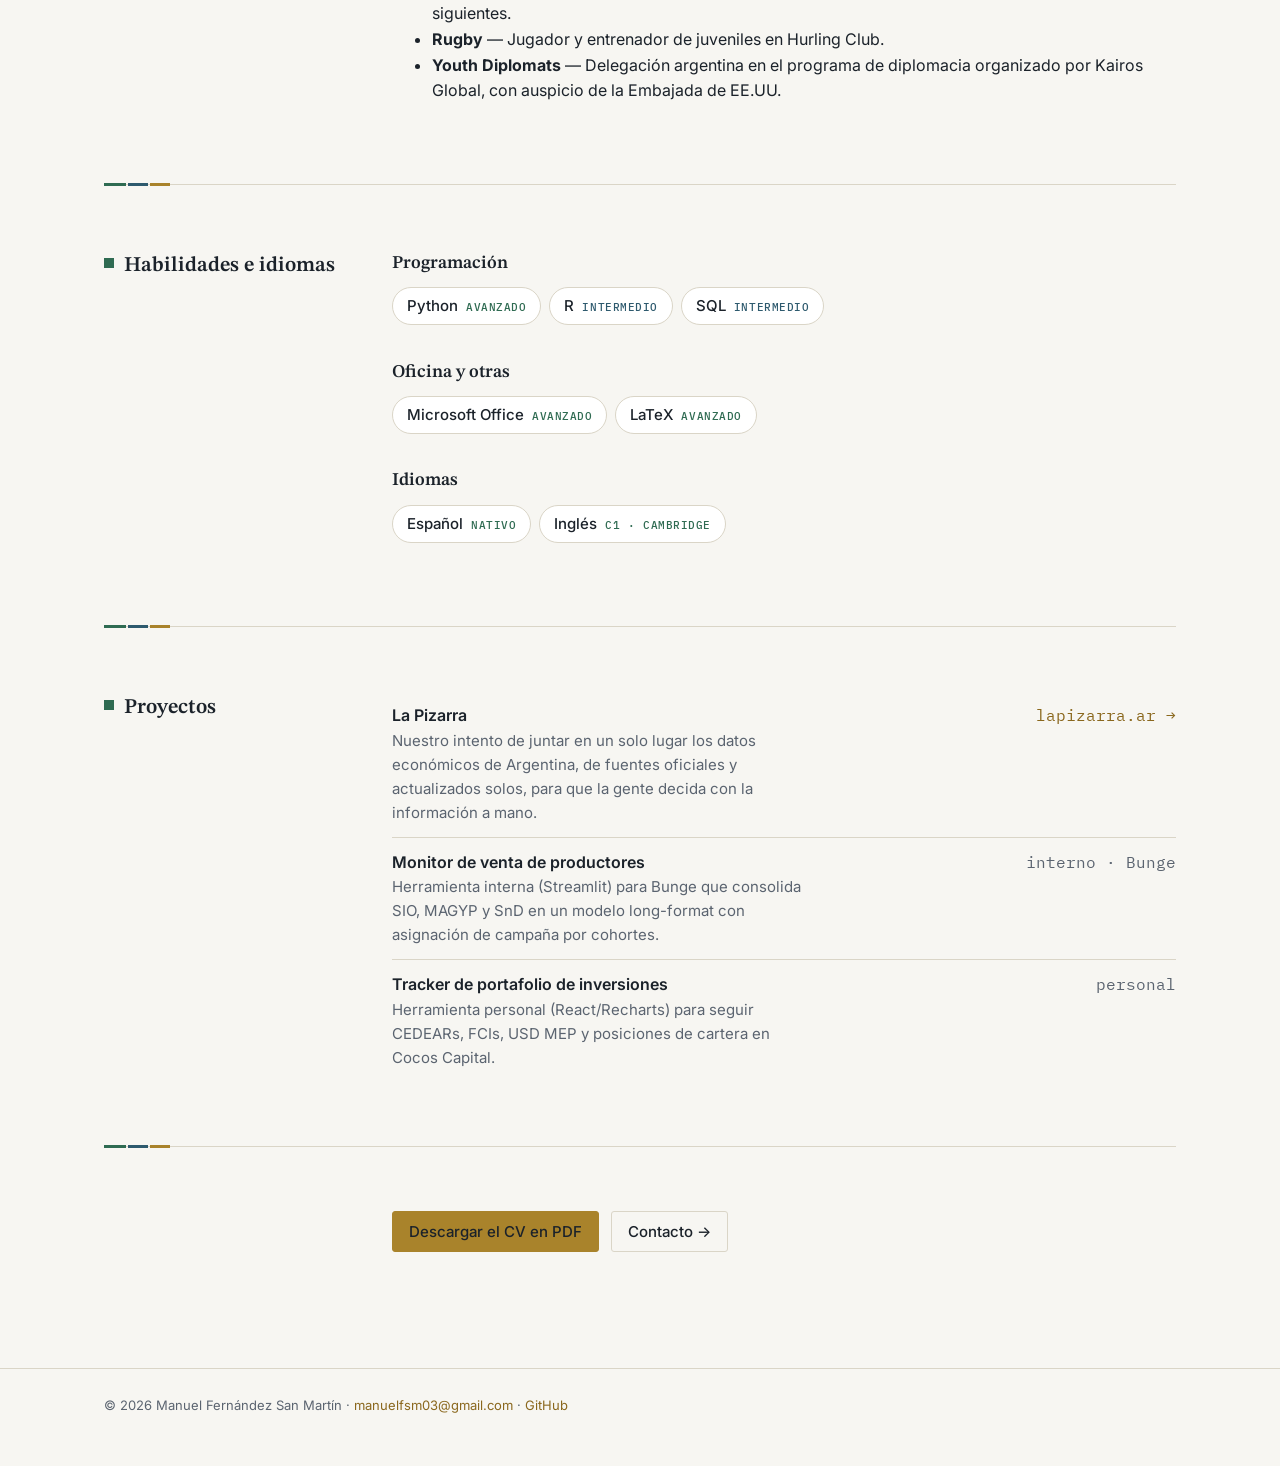
<file: cv.html>
<!DOCTYPE html>
<html lang="es">
<head>
<meta charset="UTF-8">
<meta name="viewport" content="width=device-width, initial-scale=1">
<title>CV | Manuel Fernández San Martín</title>
<meta name="description" content="CV extendido de Manuel Fernández San Martín: educación, investigación (IIEP, UBA–CONICET), experiencia en Bunge, docencia en FCE UBA, becas y proyectos.">
<link rel="canonical" href="https://manuelfsm03.github.io/cv.html">
<link rel="icon" type="image/svg+xml" href="assets/favicon.svg">
<meta property="og:type" content="website">
<meta property="og:title" content="CV | Manuel Fernández San Martín">
<meta property="og:description" content="Educación, investigación, experiencia en Bunge, docencia en FCE UBA, becas y proyectos.">
<meta property="og:url" content="https://manuelfsm03.github.io/cv.html">
<meta property="og:image" content="https://manuelfsm03.github.io/assets/og-card.jpg">
<meta property="og:image:width" content="1200">
<meta property="og:image:height" content="630">
<meta property="og:image:alt" content="Manuel Fernández San Martín, economista (UBA). Foto, nombre y el cuarteto de Anscombe sobre fondo verde con grilla.">
<meta name="twitter:card" content="summary_large_image">
<meta name="twitter:image" content="https://manuelfsm03.github.io/assets/og-card.jpg">
<link rel="preconnect" href="https://fonts.googleapis.com">
<link rel="preconnect" href="https://fonts.gstatic.com" crossorigin>
<link href="https://fonts.googleapis.com/css2?family=STIX+Two+Text:ital,wght@0,400..700;1,400..700&family=Inter:wght@400;500;600&family=IBM+Plex+Mono:wght@400;500&display=swap" rel="stylesheet">
<link rel="stylesheet" href="style.css?v=17">
</head>
<body data-lang="es" data-title-es="CV | Manuel Fernández San Martín" data-title-en="CV | Manuel Fernández San Martín">

<header class="site-nav">
  <div class="nav-inner">
    <a class="nav-name" href="index.html">Manuel Fernández San Martín</a>
    <button class="nav-toggle-btn" aria-label="Menú" aria-expanded="false">☰</button>
    <nav class="nav-links">
      <a href="index.html"><span data-lang="es">inicio</span><span data-lang="en">home</span></a>
      <a href="cv.html">cv</a>
      <a href="publications.html"><span data-lang="es">investigación &amp; proyectos</span><span data-lang="en">research &amp; projects</span></a>
      <a class="nav-cta" href="contact.html"><span data-lang="es">contacto</span><span data-lang="en">contact</span></a>
      <button class="lang-toggle" aria-label="Cambiar idioma">EN</button>
    </nav>
  </div>
</header>

<main class="wrap">

  <div class="page-head">
    <p class="page-kicker" data-lang="es">Trayectoria — educación, investigación, experiencia</p>
    <p class="page-kicker" data-lang="en">Background — education, research, experience</p>
    <div class="page-title-row">
      <h1 class="page-title">CV</h1>
      <div class="btn-row">
        <a class="btn" href="assets/CV_Manuel_Fernandez_San_Martin_ESP.pdf" target="_blank" rel="noopener"><span data-lang="es">↓ PDF en español</span><span data-lang="en">↓ PDF in Spanish</span></a>
        <a class="btn btn-ghost" href="assets/CV_Manuel_Fernandez_San_Martin_EN.pdf" target="_blank" rel="noopener"><span data-lang="es">↓ PDF en inglés</span><span data-lang="en">↓ PDF in English</span></a>
      </div>
    </div>
    <div data-lang="es">
      <p class="bio">Economista con experiencia en análisis económico para empresas, investigación académica y consultoría estratégica. Competencias en modelado cuantitativo, programación (Python, R) y toma de decisiones basada en datos. Interés en inferencia causal y su intersección con macroeconomía, finanzas, desarrollo económico y política pública.</p>
      <p class="muted">Esta página amplía el CV en PDF con el detalle que no entra ahí.</p>
    </div>
    <div data-lang="en">
      <p class="bio">Economist with experience in economic analysis for corporations, academic research, and strategy consulting. Skilled in quantitative modeling, programming (Python, R), and data-driven decision-making. Interested in causal inference and its intersection with macroeconomics, finance, economic development, and public policy.</p>
      <p class="muted">This page expands the PDF CV with detail that doesn't fit there.</p>
    </div>
    <nav class="page-index" aria-label="Secciones del CV">
      <a href="#educacion"><span data-lang="es">Educación</span><span data-lang="en">Education</span></a>
      <a href="#investigacion"><span data-lang="es">Investigación</span><span data-lang="en">Research</span></a>
      <a href="#experiencia"><span data-lang="es">Experiencia</span><span data-lang="en">Experience</span></a>
      <a href="#becas"><span data-lang="es">Becas y distinciones</span><span data-lang="en">Scholarships &amp; awards</span></a>
      <a href="#extracurriculares"><span data-lang="es">Extracurriculares</span><span data-lang="en">Extracurriculars</span></a>
      <a href="#habilidades"><span data-lang="es">Habilidades e idiomas</span><span data-lang="en">Skills &amp; languages</span></a>
      <a href="#proyectos"><span data-lang="es">Proyectos</span><span data-lang="en">Projects</span></a>
    </nav>
  </div>

  <section class="rail-sec" id="educacion">
    <h2 class="rail-h"><span data-lang="es">Educación</span><span data-lang="en">Education</span></h2>
    <div class="rail-body">
      <div class="entry">
        <div class="entry-head">
          <span class="entry-role">Licenciatura en Economía — Universidad de Buenos Aires (UBA)</span>
          <span class="entry-date">03/2022 – 12/2025</span>
        </div>
        <div data-lang="es" class="entry-desc">Promedio 7,77/10. Diploma de Honor (cum laude).</div>
        <div data-lang="en" class="entry-desc">GPA 7.77/10. Honors diploma (cum laude).</div>
      </div>

      <div class="entry">
        <div class="entry-head">
          <span class="entry-role" data-lang="es">Bachiller en Economía y Administración</span>
          <span class="entry-role" data-lang="en">High school diploma, Economics &amp; Administration</span>
          <span class="entry-date">03/2016 – 12/2021</span>
        </div>
        <div class="entry-org">Colegio Sagrado Corazón de Jesús</div>
        <div data-lang="es" class="entry-desc">Honores académicos, promedio 9,33. Presidente del Centro de Estudiantes.</div>
        <div data-lang="en" class="entry-desc">Academic honors, GPA 9.33. President of the Student Council.</div>
      </div>

      <h3 class="subhead" data-lang="es">Educación complementaria</h3>
      <h3 class="subhead" data-lang="en">Additional coursework</h3>

      <div class="entry">
        <div class="entry-head">
          <span class="entry-role" data-lang="es">Métodos Cuantitativos Avanzados (Econ 114)</span>
          <span class="entry-role" data-lang="en">Advanced Quantitative Methods (Econ 114)</span>
          <span class="entry-date">2025</span>
        </div>
        <div class="entry-org">University of California, Santa Cruz — <span data-lang="es">convenio académico UBA–UCSC</span><span data-lang="en">UBA–UCSC academic agreement</span></div>
        <div data-lang="es" class="entry-desc">Curso avanzado de econometría cursado virtualmente.</div>
        <div data-lang="en" class="entry-desc">Advanced econometrics course completed virtually.</div>
      </div>

      <div class="entry">
        <div class="entry-head">
          <span class="entry-role" data-lang="es">Derivados financieros: opciones y futuros</span>
          <span class="entry-role" data-lang="en">Financial derivatives: options and futures</span>
          <span class="entry-date">2024</span>
        </div>
        <div class="entry-org">Escuela Matba Rofex</div>
      </div>

      <div class="entry">
        <div class="entry-head">
          <span class="entry-role" data-lang="es">Programación en R, Python y visualización de datos</span>
          <span class="entry-role" data-lang="en">R, Python programming and data visualization</span>
        </div>
        <div class="entry-org">edX &amp; DataCamp</div>
      </div>
    </div>
  </section>

  <div class="ledger"></div>

  <section class="rail-sec" id="investigacion">
    <h2 class="rail-h"><span data-lang="es">Investigación</span><span data-lang="en">Research</span></h2>
    <div class="rail-body">
      <div class="entry cat-b-research">
        <div class="entry-head">
          <span class="entry-role">From Residue to Revenue: An Input–Output Evaluation of Biomass Valorisation in the Argentine Mesopotamia<span class="status-tag published" data-lang="es">aceptado</span><span class="status-tag published" data-lang="en">accepted</span></span>
          <span class="entry-date">11/2026</span>
        </div>
        <div class="entry-org" data-lang="es">Con Manon Fraisse — LXI Reunión Anual de la AAEP, Universidad Nacional de Tucumán</div>
        <div class="entry-org" data-lang="en">With Manon Fraisse — 61st AAEP Annual Meeting, Universidad Nacional de Tucumán</div>
        <div data-lang="es" class="entry-desc">Trabajo aceptado para presentación. Modelo insumo-producto regional que compara la expansión de la biomasa con una expansión equivalente de generación termoeléctrica en producción, empleo y emisiones. Más detalle en <a href="publications.html#biomasa">investigación y proyectos</a>.</div>
        <div data-lang="en" class="entry-desc">Accepted for presentation. A regional input–output model comparing biomass expansion with an equivalent expansion of thermoelectric generation in output, employment, and emissions. More in <a href="publications.html#biomasa">research &amp; projects</a>.</div>
      </div>

      <div class="entry cat-b-research">
        <div class="entry-head">
          <span class="entry-role"><span data-lang="es">Vectores de empleo provincial para las 24 jurisdicciones de Argentina</span><span data-lang="en">Provincial employment vectors for Argentina's 24 jurisdictions</span><span class="status-tag progress" data-lang="es">en progreso</span><span class="status-tag progress" data-lang="en">in progress</span></span>
        </div>
        <div class="entry-org" data-lang="es">Con Ojeda y Loza — Nota técnica MESi, IIEP (UBA–CONICET)</div>
        <div class="entry-org" data-lang="en">With Ojeda and Loza — MESi Technical Note, IIEP (UBA–CONICET)</div>
      </div>

      <div class="entry cat-b-research">
        <div class="entry-head">
          <span class="entry-role" data-lang="es">Becario de Investigación — PROPAI</span>
          <span class="entry-role" data-lang="en">Research Fellow — PROPAI</span>
          <span class="entry-date">04/2025 – <span data-lang="es">presente</span><span data-lang="en">present</span></span>
        </div>
        <div class="entry-org">IIEP — Instituto Interdisciplinario de Economía Política (UBA–CONICET)</div>
        <div data-lang="es" class="entry-desc">Beca de investigación competitiva, seleccionado en las cohortes 2025 y 2026, en el equipo de Modelos Económicos de Simulación (MESi).</div>
        <div data-lang="en" class="entry-desc">Competitive research fellowship, selected for the 2025 and 2026 cohorts, on the Economic Simulation Models (MESi) team.</div>
      </div>
    </div>
  </section>

  <div class="ledger"></div>

  <section class="rail-sec" id="experiencia">
    <h2 class="rail-h"><span data-lang="es">Experiencia</span><span data-lang="en">Experience</span></h2>
    <div class="rail-body">
      <div class="entry cat-b-work">
        <div class="entry-head">
          <span class="entry-role">Ssr. Economic Research Analyst<span class="cat-tag cat-work"><span data-lang="es">empresa</span><span data-lang="en">industry</span></span></span>
          <span class="entry-date">03/2026 – <span data-lang="es">presente</span><span data-lang="en">present</span></span>
        </div>
        <div class="entry-org">Bunge — Economic Research, Southern Cone</div>
        <div data-lang="es" class="entry-desc">
          <p>Desarrollo y mantenimiento de bases de datos de mercado (clientes, productores, originación, capacidad productiva) integrando fuentes internas y externas. Elaboración de informes y presentaciones con análisis de cartera, KPIs comerciales, escenarios de oferta/demanda y proyecciones de precios para soja, maíz, trigo, cebada, girasol y sorgo.</p>
          <ul>
            <li>Refactor integral de los notebooks centrales de análisis de comercialización, incluyendo la definición de la regla canónica de asignación de campaña y la resolución de bugs de deduplicación y clasificación que afectaban miles de registros.</li>
            <li>Desarrollo de un tablero interno (Streamlit) de monitoreo de venta de productores, unificando múltiples fuentes de datos en una arquitectura long-format con asignación de campaña por cohortes.</li>
            <li>Modelización estadística y econométrica —incluyendo mercados de futuros y análisis de sensibilidad— con foco en validación contra modelos naive y honestidad metodológica ante resultados poco concluyentes.</li>
          </ul>
        </div>
        <div data-lang="en" class="entry-desc">
          <p>Development and maintenance of market databases (customers, producers, origination, production capacity) integrating internal and external sources. Preparation of reports and presentations covering portfolio analysis, commercial KPIs, supply/demand scenarios, and price projections for soybeans, corn, wheat, barley, sunflower, and sorghum.</p>
          <ul>
            <li>Full refactor of the core commercialization-analysis notebooks, including defining the canonical campaign-assignment rule and fixing deduplication and classification bugs affecting thousands of records.</li>
            <li>Built an internal (Streamlit) farmer-selling monitoring dashboard, unifying multiple data sources into a long-format, cohort-based campaign architecture.</li>
            <li>Applied statistical and econometric modeling — including futures markets and sensitivity analysis — with an emphasis on benchmarking against naive models and methodological honesty when results are inconclusive.</li>
          </ul>
        </div>
      </div>

      <div class="entry cat-b-teach">
        <div class="entry-head">
          <span class="entry-role" data-lang="es">Ayudante de cátedra — Laboratorio de Métodos Cuantitativos<span class="cat-tag cat-teach">docencia</span></span>
          <span class="entry-role" data-lang="en">Teaching Assistant — Quantitative Methods Laboratory<span class="cat-tag cat-teach">teaching</span></span>
          <span class="entry-date">03/2026 – <span data-lang="es">presente</span><span data-lang="en">present</span></span>
        </div>
        <div class="entry-org">FCE, Universidad de Buenos Aires — <span data-lang="es">cátedra Morrone</span><span data-lang="en">Morrone chair</span></div>
        <div data-lang="es" class="entry-desc">Materia integradora que combina cálculo, álgebra lineal y economía aplicada con programación en Python: modelización de funciones, cómputo simbólico con SymPy, optimización y visualización de datos. Co-dictada junto a Juan Ignacio da Torre.</div>
        <div data-lang="en" class="entry-desc">Integrative course combining calculus, linear algebra, and applied economics with Python programming: function modeling, symbolic computation with SymPy, optimization, and data visualization. Co-taught with Juan Ignacio da Torre.</div>
      </div>

      <div class="entry cat-b-teach">
        <div class="entry-head">
          <span class="entry-role" data-lang="es">Ayudante de cátedra — Microeconomía II<span class="cat-tag cat-teach">docencia</span></span>
          <span class="entry-role" data-lang="en">Teaching Assistant — Microeconomics II<span class="cat-tag cat-teach">teaching</span></span>
          <span class="entry-date">03/2025 – <span data-lang="es">presente</span><span data-lang="en">present</span></span>
        </div>
        <div class="entry-org">FCE, Universidad de Buenos Aires — <span data-lang="es">cátedra Ojeda</span><span data-lang="en">Ojeda chair</span></div>
        <div data-lang="es" class="entry-desc">Acompañamiento a estudiantes en la aplicación de conceptos de teoría de juegos, clases prácticas y análisis de incentivos.</div>
        <div data-lang="en" class="entry-desc">Support students in applying game theory concepts through practical sessions and incentive analysis.</div>
      </div>

      <div class="entry cat-b-work">
        <div class="entry-head">
          <span class="entry-role" data-lang="es">Consultor de Estrategia<span class="cat-tag cat-work">consultoría</span></span>
          <span class="entry-role" data-lang="en">Strategy Consultant<span class="cat-tag cat-work">consulting</span></span>
          <span class="entry-date">06/2024 – 02/2026</span>
        </div>
        <div class="entry-org">TheMindCo</div>
        <div data-lang="es" class="entry-desc">Análisis e investigación de mercado e industria, modelado cuantitativo para decisiones basadas en datos, identificación de tendencias e insights para clientes, y comunicación mediante visualización de datos.</div>
        <div data-lang="en" class="entry-desc">Market and industry research, quantitative modeling for data-driven decisions, trend identification and client insights, and communication through data visualization.</div>
      </div>

      <div class="entry cat-b-work">
        <div class="entry-head">
          <span class="entry-role" data-lang="es">Analista de Investigación<span class="cat-tag cat-work">consultoría</span></span>
          <span class="entry-role" data-lang="en">Research Analyst<span class="cat-tag cat-work">consulting</span></span>
          <span class="entry-date">02/2024 – 06/2024</span>
        </div>
        <div class="entry-org">TheMindCo</div>
      </div>
    </div>
  </section>

  <div class="ledger"></div>

  <section class="rail-sec" id="becas">
    <h2 class="rail-h"><span data-lang="es">Becas y distinciones</span><span data-lang="en">Scholarships &amp; awards</span></h2>
    <div class="rail-body">
      <div class="entry">
        <div class="entry-head">
          <span class="entry-role" data-lang="es">Beca de Investigación PROPAI — FCE, UBA</span>
          <span class="entry-role" data-lang="en">PROPAI Research Fellowship — FCE, UBA</span>
          <span class="entry-date">2025 / 2026</span>
        </div>
        <div data-lang="es" class="entry-desc">Beca competitiva de investigación de grado. Seleccionado en las cohortes 2025 y 2026.</div>
        <div data-lang="en" class="entry-desc">Competitive undergraduate research fellowship. Selected for the 2025 and 2026 cohorts.</div>
      </div>

      <div class="entry">
        <div class="entry-head">
          <span class="entry-role">Santander Scholarship — Business Fundamentals, Harvard Business School</span>
          <span class="entry-date">2023</span>
        </div>
        <div data-lang="es" class="entry-desc">Beca completa otorgada por Banco Santander para el programa Business Fundamentals de HBS Online.</div>
        <div data-lang="en" class="entry-desc">Full scholarship awarded by Banco Santander for the HBS Online Business Fundamentals program.</div>
      </div>
    </div>
  </section>

  <div class="ledger"></div>

  <section class="rail-sec" id="extracurriculares">
    <h2 class="rail-h"><span data-lang="es">Actividades extracurriculares</span><span data-lang="en">Extracurricular activities</span></h2>
    <div class="rail-body">
      <div data-lang="es">
        <ul style="margin-top:0">
          <li><strong>Económicas Business Club</strong> — Coordinador de las áreas de Emprendedurismo y Finanzas (2024–2025): organización de charlas, talleres y competencias; vínculo entre estudiantes y el ecosistema profesional.</li>
          <li><strong>M&amp;A Case Competition 2023</strong> — Ganador junto a mi equipo; experiencia práctica con Refinitiv Workspace.</li>
          <li><strong>TED-Ed Talk</strong> — Charla propia para estudiantes de secundaria, luego mentor de ediciones siguientes.</li>
          <li><strong>Rugby</strong> — Jugador y entrenador de juveniles en Hurling Club.</li>
          <li><strong>Youth Diplomats</strong> — Delegación argentina en el programa de diplomacia organizado por Kairos Global, con auspicio de la Embajada de EE.UU.</li>
        </ul>
      </div>
      <div data-lang="en">
        <ul style="margin-top:0">
          <li><strong>Económicas Business Club</strong> — Coordinator, Entrepreneurship &amp; Finance areas (2024–2025): organized talks, workshops, and competitions; connected students with the professional ecosystem.</li>
          <li><strong>M&amp;A Case Competition 2023</strong> — Winner with my team; hands-on experience with Refinitiv Workspace.</li>
          <li><strong>TED-Ed Talk</strong> — Delivered my own talk to high-school students, later mentored subsequent editions.</li>
          <li><strong>Rugby</strong> — Player and youth-division coach at Hurling Club.</li>
          <li><strong>Youth Diplomats</strong> — Argentine delegation in the diplomacy program organized by Kairos Global, sponsored by the U.S. Embassy.</li>
        </ul>
      </div>
    </div>
  </section>

  <div class="ledger"></div>

  <section class="rail-sec" id="habilidades">
    <h2 class="rail-h"><span data-lang="es">Habilidades e idiomas</span><span data-lang="en">Skills &amp; languages</span></h2>
    <div class="rail-body">
      <h3 class="subhead" data-lang="es" style="margin-top:0">Programación</h3>
      <h3 class="subhead" data-lang="en" style="margin-top:0">Programming</h3>
      <div class="pill-row">
        <span class="pill">Python <span class="pill-level lv-adv"><span data-lang="es">avanzado</span><span data-lang="en">advanced</span></span></span>
        <span class="pill">R <span class="pill-level lv-mid"><span data-lang="es">intermedio</span><span data-lang="en">intermediate</span></span></span>
        <span class="pill">SQL <span class="pill-level lv-mid"><span data-lang="es">intermedio</span><span data-lang="en">intermediate</span></span></span>
      </div>
      <h3 class="subhead" data-lang="es">Oficina y otras</h3>
      <h3 class="subhead" data-lang="en">Office &amp; other tools</h3>
      <div class="pill-row">
        <span class="pill">Microsoft Office <span class="pill-level lv-adv"><span data-lang="es">avanzado</span><span data-lang="en">advanced</span></span></span>
        <span class="pill">LaTeX <span class="pill-level lv-adv"><span data-lang="es">avanzado</span><span data-lang="en">advanced</span></span></span>
      </div>
      <h3 class="subhead" data-lang="es">Idiomas</h3>
      <h3 class="subhead" data-lang="en">Languages</h3>
      <div class="pill-row">
        <span class="pill"><span data-lang="es">Español</span><span data-lang="en">Spanish</span> <span class="pill-level lv-nat"><span data-lang="es">nativo</span><span data-lang="en">native</span></span></span>
        <span class="pill"><span data-lang="es">Inglés</span><span data-lang="en">English</span> <span class="pill-level lv-adv">C1 · Cambridge</span></span>
      </div>
    </div>
  </section>

  <div class="ledger"></div>

  <section class="rail-sec" id="proyectos">
    <h2 class="rail-h"><span data-lang="es">Proyectos</span><span data-lang="en">Projects</span></h2>
    <div class="rail-body">
      <div class="project-line">
        <div>
          <div class="project-name">La Pizarra</div>
          <div class="project-desc" data-lang="es">Nuestro intento de juntar en un solo lugar los datos económicos de Argentina, de fuentes oficiales y actualizados solos, para que la gente decida con la información a mano.</div>
          <div class="project-desc" data-lang="en">Our attempt to bring Argentina's economic data together in one place, from official sources and self-updating, so people can decide with the information at hand.</div>
        </div>
        <a href="https://lapizarra.ar" target="_blank" rel="noopener" class="mono">lapizarra.ar →</a>
      </div>

      <div class="project-line">
        <div>
          <div class="project-name" data-lang="es">Monitor de venta de productores</div>
          <div class="project-name" data-lang="en">Farmer-selling monitor</div>
          <div class="project-desc" data-lang="es">Herramienta interna (Streamlit) para Bunge que consolida SIO, MAGYP y SnD en un modelo long-format con asignación de campaña por cohortes.</div>
          <div class="project-desc" data-lang="en">Internal (Streamlit) tool for Bunge that consolidates SIO, MAGYP, and SnD into a long-format model with cohort-based campaign assignment.</div>
        </div>
        <span class="mono muted"><span data-lang="es">interno · Bunge</span><span data-lang="en">internal · Bunge</span></span>
      </div>

      <div class="project-line">
        <div>
          <div class="project-name" data-lang="es">Tracker de portafolio de inversiones</div>
          <div class="project-name" data-lang="en">Investment portfolio tracker</div>
          <div class="project-desc" data-lang="es">Herramienta personal (React/Recharts) para seguir CEDEARs, FCIs, USD MEP y posiciones de cartera en Cocos Capital.</div>
          <div class="project-desc" data-lang="en">Personal tool (React/Recharts) to track CEDEARs, mutual funds, USD MEP, and portfolio positions at Cocos Capital.</div>
        </div>
        <span class="mono muted"><span data-lang="es">personal</span><span data-lang="en">personal</span></span>
      </div>
    </div>
  </section>

  <div class="ledger"></div>

  <section class="rail-sec">
    <div class="rail-h" aria-hidden="true"></div>
    <div class="rail-body">
      <div class="cta-row" style="margin-top:0">
        <a class="btn btn-primary" href="assets/CV_Manuel_Fernandez_San_Martin_ESP.pdf" target="_blank" rel="noopener" data-lang="es">Descargar el CV en PDF</a>
        <a class="btn btn-primary" href="assets/CV_Manuel_Fernandez_San_Martin_EN.pdf" target="_blank" rel="noopener" data-lang="en">Download the PDF CV</a>
        <a class="btn btn-ghost" href="contact.html" data-lang="es">Contacto →</a>
        <a class="btn btn-ghost" href="contact.html" data-lang="en">Contact →</a>
      </div>
    </div>
  </section>

</main>

<footer><div class="wrap">© 2026 Manuel Fernández San Martín · <a href="mailto:manuelfsm03@gmail.com">manuelfsm03@gmail.com</a> · <a href="https://github.com/manuelfsm03" target="_blank" rel="noopener">GitHub</a></div></footer>

<script src="script.js?v=16"></script>
</body>
</html>
</file>
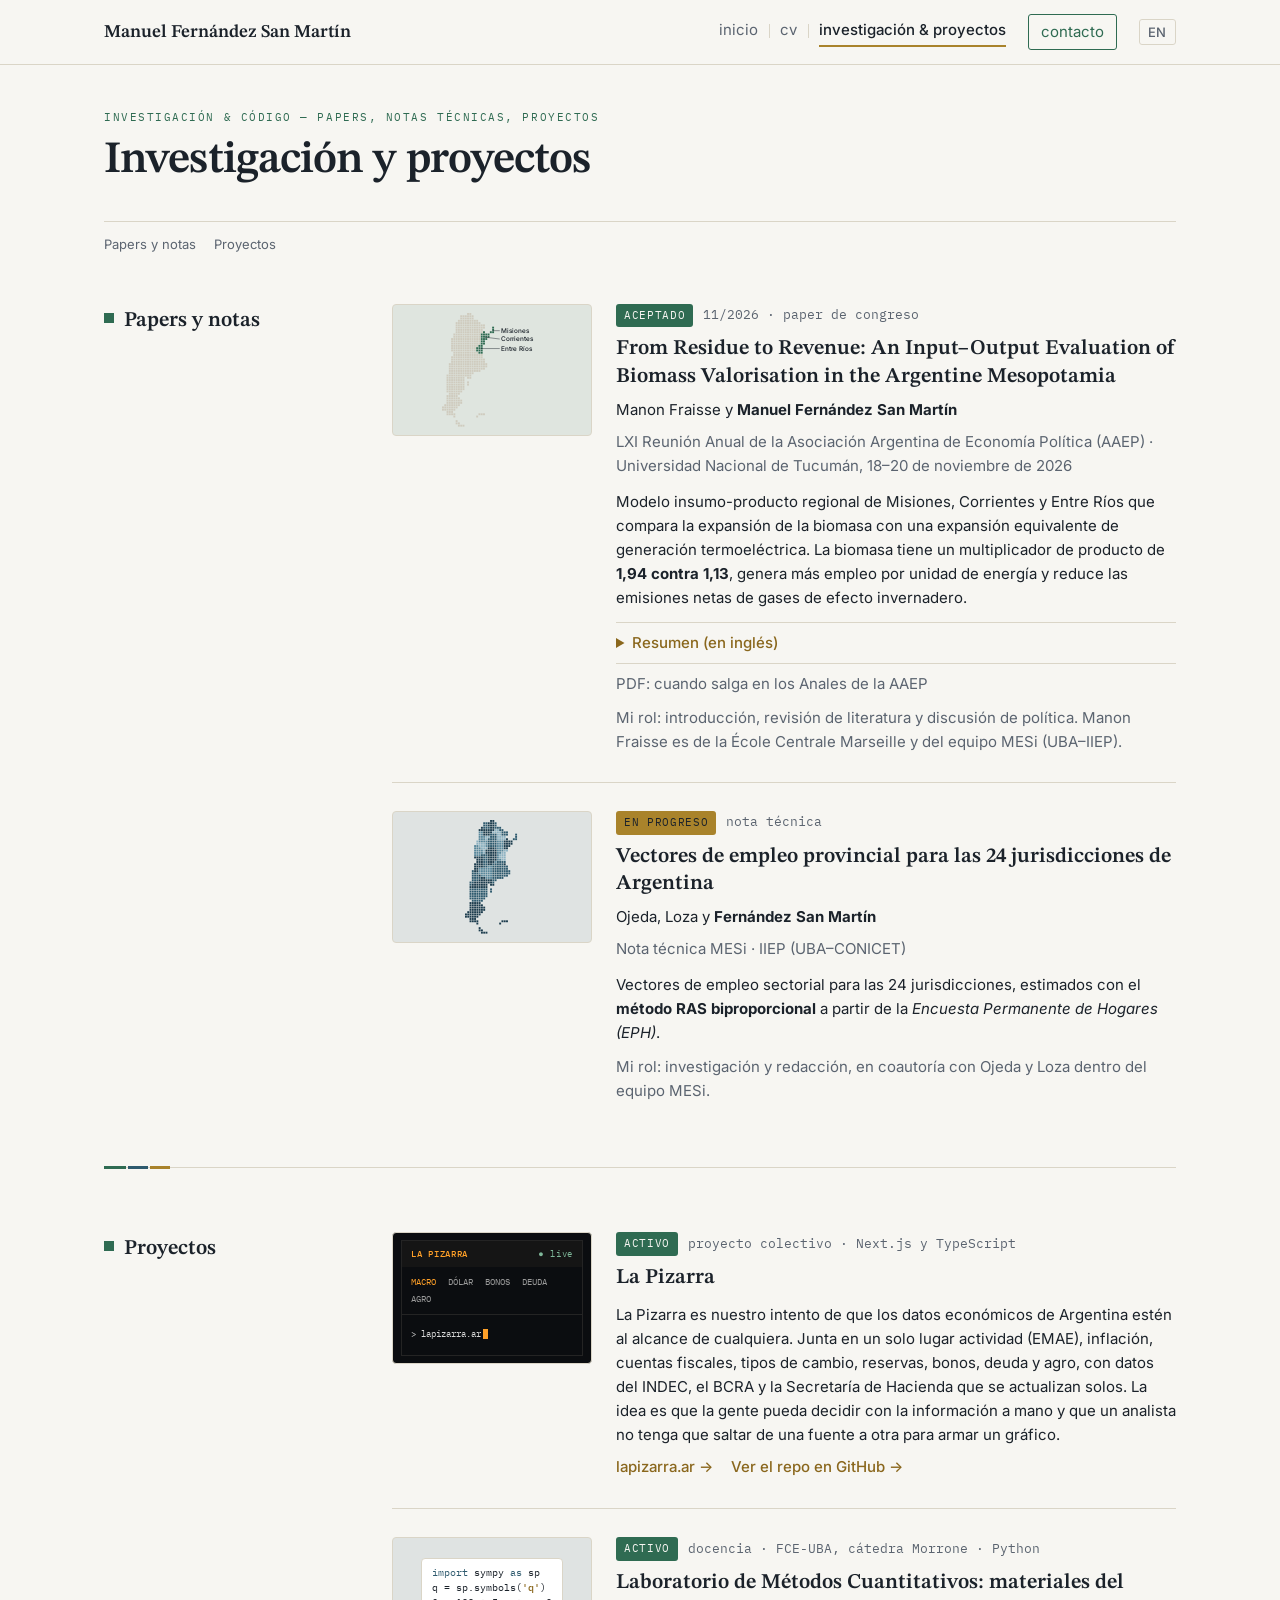
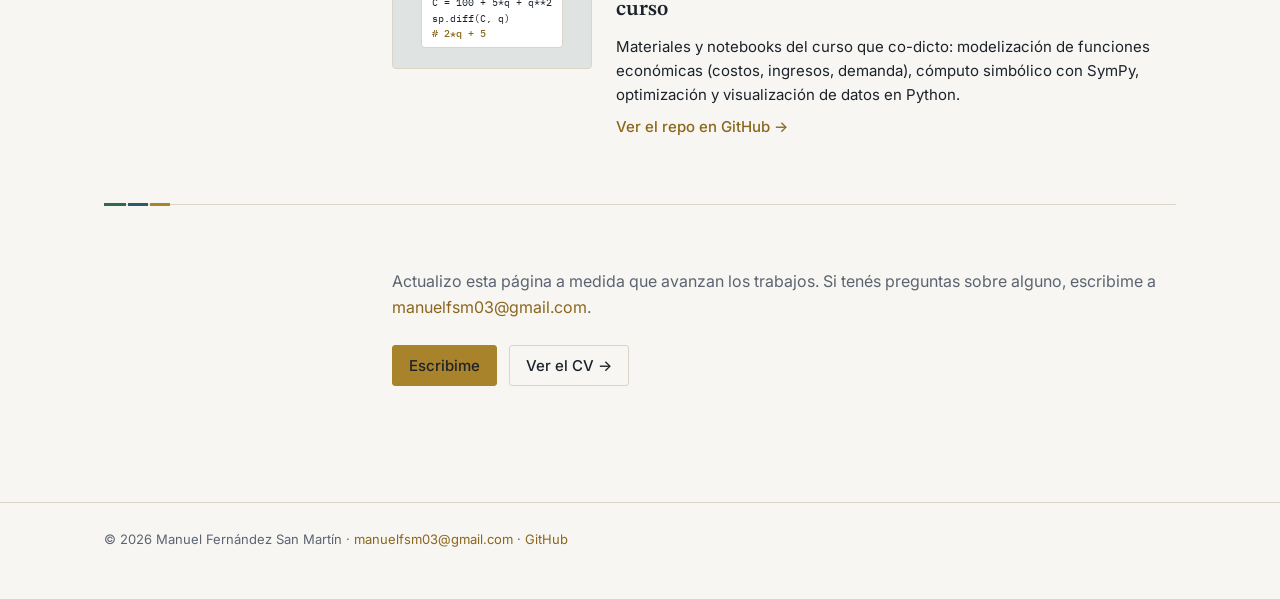
<file: publications.html>
<!DOCTYPE html>
<html lang="es">
<head>
<meta charset="UTF-8">
<meta name="viewport" content="width=device-width, initial-scale=1">
<title>Investigación y proyectos | Manuel Fernández San Martín</title>
<meta name="description" content="Investigación y proyectos de Manuel Fernández San Martín: un paper aceptado en la Reunión Anual de la AAEP 2026, una nota técnica MESi en progreso y proyectos como La Pizarra.">
<link rel="canonical" href="https://manuelfsm03.github.io/publications.html">
<link rel="icon" type="image/svg+xml" href="assets/favicon.svg">
<meta property="og:type" content="website">
<meta property="og:title" content="Investigación y proyectos | Manuel Fernández San Martín">
<meta property="og:description" content="Paper aceptado en la AAEP 2026, notas técnicas MESi y proyectos como La Pizarra.">
<meta property="og:url" content="https://manuelfsm03.github.io/publications.html">
<meta property="og:image" content="https://manuelfsm03.github.io/assets/og-card.jpg">
<meta property="og:image:width" content="1200">
<meta property="og:image:height" content="630">
<meta property="og:image:alt" content="Manuel Fernández San Martín, economista (UBA). Foto, nombre y el cuarteto de Anscombe sobre fondo verde con grilla.">
<meta name="twitter:card" content="summary_large_image">
<meta name="twitter:image" content="https://manuelfsm03.github.io/assets/og-card.jpg">
<link rel="preconnect" href="https://fonts.googleapis.com">
<link rel="preconnect" href="https://fonts.gstatic.com" crossorigin>
<link href="https://fonts.googleapis.com/css2?family=STIX+Two+Text:ital,wght@0,400..700;1,400..700&family=Inter:wght@400;500;600&family=IBM+Plex+Mono:wght@400;500&display=swap" rel="stylesheet">
<link rel="stylesheet" href="style.css?v=17">
</head>
<body data-lang="es" data-title-es="Investigación y proyectos | Manuel Fernández San Martín" data-title-en="Research &amp; projects | Manuel Fernández San Martín">

<header class="site-nav">
  <div class="nav-inner">
    <a class="nav-name" href="index.html">Manuel Fernández San Martín</a>
    <button class="nav-toggle-btn" aria-label="Menú" aria-expanded="false">☰</button>
    <nav class="nav-links">
      <a href="index.html"><span data-lang="es">inicio</span><span data-lang="en">home</span></a>
      <a href="cv.html">cv</a>
      <a href="publications.html"><span data-lang="es">investigación &amp; proyectos</span><span data-lang="en">research &amp; projects</span></a>
      <a class="nav-cta" href="contact.html"><span data-lang="es">contacto</span><span data-lang="en">contact</span></a>
      <button class="lang-toggle" aria-label="Cambiar idioma">EN</button>
    </nav>
  </div>
</header>

<main class="wrap">

  <div class="page-head">
    <p class="page-kicker" data-lang="es">Investigación &amp; código — papers, notas técnicas, proyectos</p>
    <p class="page-kicker" data-lang="en">Research &amp; code — papers, technical notes, projects</p>
    <div class="page-title-row">
      <h1 class="page-title" data-lang="es">Investigación y proyectos</h1>
      <h1 class="page-title" data-lang="en">Research &amp; projects</h1>
    </div>
    <nav class="page-index" aria-label="Secciones">
      <a href="#papers"><span data-lang="es">Papers y notas</span><span data-lang="en">Papers &amp; notes</span></a>
      <a href="#proyectos"><span data-lang="es">Proyectos</span><span data-lang="en">Projects</span></a>
    </nav>
  </div>

  <section class="rail-sec" id="papers">
    <h2 class="rail-h"><span data-lang="es">Papers y notas</span><span data-lang="en">Papers &amp; notes</span></h2>
    <div class="rail-body">

      <article class="pub" id="biomasa">
        <div class="pub-thumb panel green" aria-hidden="true">
          <svg class="tilemap" data-tilemap="meso"></svg>
        </div>
        <div class="pub-body">
          <div class="pub-top">
            <span class="status-tag published" data-lang="es">aceptado</span>
            <span class="status-tag published" data-lang="en">accepted</span>
            <span class="pub-kind" data-lang="es">11/2026 · paper de congreso</span>
            <span class="pub-kind" data-lang="en">11/2026 · conference paper</span>
          </div>
          <h3>From Residue to Revenue: An Input–Output Evaluation of Biomass Valorisation in the Argentine Mesopotamia</h3>
          <p class="pub-authors" data-lang="es">Manon Fraisse y <strong>Manuel Fernández San Martín</strong></p>
          <p class="pub-authors" data-lang="en">Manon Fraisse &amp; <strong>Manuel Fernández San Martín</strong></p>
          <p class="pub-venue" data-lang="es">LXI Reunión Anual de la Asociación Argentina de Economía Política (AAEP) · Universidad Nacional de Tucumán, 18–20 de noviembre de 2026</p>
          <p class="pub-venue" data-lang="en">61st Annual Meeting of the Argentine Association of Political Economy (AAEP) · Universidad Nacional de Tucumán, November 18–20, 2026</p>
          <p class="pub-desc" data-lang="es">Modelo insumo-producto regional de Misiones, Corrientes y Entre Ríos que compara la expansión de la biomasa con una expansión equivalente de generación termoeléctrica. La biomasa tiene un multiplicador de producto de <strong>1,94 contra 1,13</strong>, genera más empleo por unidad de energía y reduce las emisiones netas de gases de efecto invernadero.</p>
          <p class="pub-desc" data-lang="en">A regional input–output model of Misiones, Corrientes, and Entre Ríos that compares biomass expansion with an equivalent expansion of thermoelectric generation. Biomass has an output multiplier of <strong>1.94 versus 1.13</strong>, creates more jobs per unit of energy, and cuts net greenhouse gas emissions.</p>
          <details class="pub-abstract">
            <summary><span data-lang="es">Resumen (en inglés)</span><span data-lang="en">Abstract</span></summary>
            <p lang="en">We build a regional input–output model of the Argentine Mesopotamia, calibrated on a 2022 Social Accounting Matrix for Argentina and regionalised with Flegg location quotients. Into it we insert two dedicated sectors, currently exploited biomass valorisation and unexploited potential, and use them to trace the economic, employment and greenhouse gas (GHG) emissions consequences of three expansion scenarios, each benchmarked against an equivalent expansion of thermoelectric generation. Biomass propagates more strongly through the regional economy than its thermoelectric counterfactual, with an output multiplier of 1.94 against 1.13.</p>
          </details>
          <div class="pub-links">
            <span class="muted" data-lang="es">PDF: cuando salga en los Anales de la AAEP</span>
            <span class="muted" data-lang="en">PDF: once published in the AAEP Proceedings</span>
          </div>
          <p class="pub-role muted" data-lang="es">Mi rol: introducción, revisión de literatura y discusión de política. Manon Fraisse es de la École Centrale Marseille y del equipo MESi (UBA–IIEP).</p>
          <p class="pub-role muted" data-lang="en">My role: introduction, literature review, and policy discussion. Manon Fraisse is with École Centrale Marseille and the MESi team (UBA–IIEP).</p>
        </div>
      </article>

      <article class="pub" id="vectores">
        <div class="pub-thumb panel blue" aria-hidden="true">
          <svg class="tilemap" data-tilemap="all"></svg>
        </div>
        <div class="pub-body">
          <div class="pub-top">
            <span class="status-tag progress" data-lang="es">en progreso</span>
            <span class="status-tag progress" data-lang="en">in progress</span>
            <span class="pub-kind" data-lang="es">nota técnica</span>
            <span class="pub-kind" data-lang="en">technical note</span>
          </div>
          <h3 data-lang="es">Vectores de empleo provincial para las 24 jurisdicciones de Argentina</h3>
          <h3 data-lang="en">Provincial employment vectors for Argentina's 24 jurisdictions</h3>
          <p class="pub-authors" data-lang="es">Ojeda, Loza y <strong>Fernández San Martín</strong></p>
          <p class="pub-authors" data-lang="en">Ojeda, Loza &amp; <strong>Fernández San Martín</strong></p>
          <p class="pub-venue" data-lang="es">Nota técnica MESi · IIEP (UBA–CONICET)</p>
          <p class="pub-venue" data-lang="en">MESi Technical Note · IIEP (UBA–CONICET)</p>
          <p class="pub-desc" data-lang="es">Vectores de empleo sectorial para las 24 jurisdicciones, estimados con el <strong>método RAS biproporcional</strong> a partir de la <em>Encuesta Permanente de Hogares (EPH)</em>.</p>
          <p class="pub-desc" data-lang="en">Sectoral employment vectors for all 24 jurisdictions, estimated with the <strong>RAS biproportional method</strong> from the <em>Permanent Household Survey (EPH)</em>.</p>
          <p class="pub-role muted" data-lang="es">Mi rol: investigación y redacción, en coautoría con Ojeda y Loza dentro del equipo MESi.</p>
          <p class="pub-role muted" data-lang="en">My role: research and drafting, co-authored with Ojeda and Loza within the MESi team.</p>
        </div>
      </article>

    </div>
  </section>

  <div class="ledger"></div>

  <section class="rail-sec" id="proyectos">
    <h2 class="rail-h"><span data-lang="es">Proyectos</span><span data-lang="en">Projects</span></h2>
    <div class="rail-body">

      <article class="pub" id="la-pizarra">
        <div class="pub-thumb panel term" aria-hidden="true">
          <div class="term-ui">
            <div class="term-bar"><span>LA PIZARRA</span><span>● live</span></div>
            <div class="term-tabs"><span class="on">MACRO</span><span>DÓLAR</span><span>BONOS</span><span>DEUDA</span><span>AGRO</span></div>
            <div class="term-line">&gt; lapizarra.ar<span class="caret"></span></div>
          </div>
        </div>
        <div class="pub-body">
          <div class="pub-top">
            <span class="status-tag published" data-lang="es">activo</span>
            <span class="status-tag published" data-lang="en">active</span>
            <span class="pub-kind" data-lang="es">proyecto colectivo · Next.js y TypeScript</span>
            <span class="pub-kind" data-lang="en">group project · Next.js and TypeScript</span>
          </div>
          <h3>La Pizarra</h3>
          <p class="pub-desc" data-lang="es">La Pizarra es nuestro intento de que los datos económicos de Argentina estén al alcance de cualquiera. Junta en un solo lugar actividad (EMAE), inflación, cuentas fiscales, tipos de cambio, reservas, bonos, deuda y agro, con datos del INDEC, el BCRA y la Secretaría de Hacienda que se actualizan solos. La idea es que la gente pueda decidir con la información a mano y que un analista no tenga que saltar de una fuente a otra para armar un gráfico.</p>
          <p class="pub-desc" data-lang="en">La Pizarra is our attempt to put Argentina's economic data within anyone's reach. It brings activity (EMAE), inflation, fiscal accounts, exchange rates, reserves, bonds, debt, and agriculture together in one place, with self-updating data from INDEC, the central bank, and the Treasury. The idea is that people can make decisions with the information at hand, and that an analyst doesn't have to jump between sources to build a chart.</p>
          <div class="pub-links">
            <a href="https://lapizarra.ar" target="_blank" rel="noopener">lapizarra.ar →</a>
            <a href="https://github.com/manuelfsm03/EconData_argy" target="_blank" rel="noopener"><span data-lang="es">Ver el repo en GitHub →</span><span data-lang="en">See the repo on GitHub →</span></a>
          </div>
        </div>
      </article>

      <article class="pub" id="laboratorio">
        <div class="pub-thumb panel blue" aria-hidden="true">
          <div class="code-card"><span class="k">import</span> sympy <span class="k">as</span> sp
q = sp.symbols(<span class="o">'q'</span>)
C = 100 + 5*q + q**2
sp.diff(C, q)
<span class="o"># 2*q + 5</span></div>
        </div>
        <div class="pub-body">
          <div class="pub-top">
            <span class="status-tag published" data-lang="es">activo</span>
            <span class="status-tag published" data-lang="en">active</span>
            <span class="pub-kind" data-lang="es">docencia · FCE-UBA, cátedra Morrone · Python</span>
            <span class="pub-kind" data-lang="en">teaching · FCE-UBA, Morrone chair · Python</span>
          </div>
          <h3 data-lang="es">Laboratorio de Métodos Cuantitativos: materiales del curso</h3>
          <h3 data-lang="en">Quantitative Methods Laboratory: course materials</h3>
          <p class="pub-desc" data-lang="es">Materiales y notebooks del curso que co-dicto: modelización de funciones económicas (costos, ingresos, demanda), cómputo simbólico con SymPy, optimización y visualización de datos en Python.</p>
          <p class="pub-desc" data-lang="en">Materials and notebooks for the course I co-teach: modeling economic functions (costs, revenue, demand), symbolic computation with SymPy, optimization, and data visualization in Python.</p>
          <div class="pub-links">
            <a href="https://github.com/Datso653/Laboratorio-de-metodos-Cuantitativos-Aplicados-a-la-gestion" target="_blank" rel="noopener"><span data-lang="es">Ver el repo en GitHub →</span><span data-lang="en">See the repo on GitHub →</span></a>
          </div>
        </div>
      </article>

    </div>
  </section>

  <div class="ledger"></div>

  <section class="rail-sec">
    <div class="rail-h" aria-hidden="true"></div>
    <div class="rail-body">
      <div data-lang="es"><p class="muted" style="margin-top:0">Actualizo esta página a medida que avanzan los trabajos. Si tenés preguntas sobre alguno, escribime a <a href="mailto:manuelfsm03@gmail.com">manuelfsm03@gmail.com</a>.</p></div>
      <div data-lang="en"><p class="muted" style="margin-top:0">I update this page as the work moves forward. If you have questions about any of it, reach me at <a href="mailto:manuelfsm03@gmail.com">manuelfsm03@gmail.com</a>.</p></div>
      <div class="cta-row">
        <a class="btn btn-primary" href="mailto:manuelfsm03@gmail.com" data-lang="es">Escribime</a>
        <a class="btn btn-primary" href="mailto:manuelfsm03@gmail.com" data-lang="en">Email me</a>
        <a class="btn btn-ghost" href="cv.html" data-lang="es">Ver el CV →</a>
        <a class="btn btn-ghost" href="cv.html" data-lang="en">See the CV →</a>
      </div>
    </div>
  </section>

</main>

<footer><div class="wrap">© 2026 Manuel Fernández San Martín · <a href="mailto:manuelfsm03@gmail.com">manuelfsm03@gmail.com</a> · <a href="https://github.com/manuelfsm03" target="_blank" rel="noopener">GitHub</a></div></footer>

<script src="script.js?v=16"></script>
</body>
</html>
</file>
<file: style.css>
/* =========================================================
   Manuel Fernández San Martín — personal site
   Design tokens:
   - bg:      #F7F6F2 (cool paper, not warm-cream cliché)
   - ink:     #21262B (near-black, slight blue)
   - muted:   #5B6470
   - accent:  #A9832B (wheat/grain gold — nod to grain markets)
   - accent2: #3B5D52 (deep field green — secondary accent)
   - rule:    #DAD5C7 (hairline / ledger tone)
   - card:    #FFFFFF
   Type:
   - display: 'STIX Two Text' (headings, upright)
   - body:    'Inter' (copy and every control: nav, buttons, links)
   - mono:    'IBM Plex Mono' (only data: dates, tags, labels, code)
   - scale:   11 / 13 / 15 / 16 / 18 / 21px + display clamps (--fs-*);
              reading copy never goes below 15px
   ========================================================= */

:root {
  --bg: #F7F6F2;
  --paper2: #EFEDE6;
  --ink: #1B222A;
  --muted: #5B6470;
  --accent: #A9832B;
  --link: #8A671D;
  --accent2: #2E5A6E;
  --green: #2F6B52;
  --rule: #DAD5C7;
  --card: #FFFFFF;
  --up: #2F6B52;
  --down: #B23B2E;
  --edu: #7D8288;           /* "formación" in Figure 1: 3.6:1 on --bg */
  --max-w: 1120px;          /* one grid for every page: nav, body and footer */
  --ease: .16s cubic-bezier(.25, .46, .45, .94);   /* ease-out, short */
  /* Type scale: six steps below the display sizes */
  --fs-label: .6875rem;     /* 11px: mono tags and kickers */
  --fs-meta: .8125rem;      /* 13px: dates, notes, captions, axis */
  --fs-small: .9375rem;     /* 15px: secondary copy, nav, buttons, links */
  --fs-body: 1rem;          /* 16px */
  --fs-lede: 1.125rem;      /* 18px: card titles, first bio paragraph */
  --fs-title: 1.3125rem;    /* 21px: section titles, featured work */
  /* Hero band (graph paper) and project previews */
  --band: #1F3A2E;          /* deep field green, darker sibling of --green */
  --cream: #F7F6F2;         /* = --bg */
  --cream-muted: #B8C2B5;
  --band-text: #DCDFD6;
  --gold-light: #D4AA4C;    /* --accent lifted for dark ground */
  --teal-light: #8DB2C2;    /* --accent2 lifted; same as the lightest map shade */
  --down-light: #E08A7D;    /* --down lifted */
  --console: #142A21;
  --blue-soft: #DFE3E2;     /* 12% --accent2 on --bg */
  --green-soft: #DFE5DF;    /* 12% --green on --bg */
  --gold-soft: #ECE6D6;     /* 14% --accent on --bg */
  --term: #0B0D10;
  --term-orange: #FFA028;
}

* { box-sizing: border-box; }

html { scroll-behavior: smooth; }

@media (prefers-reduced-motion: reduce) {
  html { scroll-behavior: auto; }
  * { animation: none !important; transition: none !important; }
}

body {
  margin: 0;
  background: var(--bg);
  color: var(--ink);
  font-family: 'Inter', -apple-system, BlinkMacSystemFont, 'Segoe UI', sans-serif;
  font-size: 16px;
  line-height: 1.6;
  -webkit-font-smoothing: antialiased;
}

h1, h2, h3 {
  font-family: 'STIX Two Text', Georgia, serif;
  color: var(--ink);
  margin: 0 0 .3em 0;
  font-weight: 600;
}

h1 { font-size: clamp(2.1rem, 5vw, 2.8rem); letter-spacing: -.02em; line-height: 1.15; }
h2 { font-size: var(--fs-title); margin-top: 2.6em; position: relative; padding-left: 20px; }

/* Ledger tick on section headings — extends the gridline identity */
h2::before {
  content: "";
  position: absolute;
  left: 0;
  top: .42em;
  width: 10px;
  height: 10px;
  background: var(--green);
}
h3 { font-size: var(--fs-lede); margin-bottom: .15em; }
h3.subhead { margin-top: 1.8em; }

a { color: var(--link); text-decoration: none; border-bottom: 1px solid transparent; transition: border-bottom-color var(--ease), color var(--ease); }
a:hover, a:focus-visible { border-bottom-color: currentColor; }
a:focus-visible { outline: 2px solid var(--accent); outline-offset: 2px; }

/* Inline prose links (footer, running text): tick-in underline instead of a flat hover line */
footer a,
.entry-desc a,
main p a {
  background-image: linear-gradient(var(--green), var(--green));
  background-repeat: no-repeat;
  background-position: left bottom;
  background-size: 0% 2px;
  transition: background-size var(--ease), color var(--ease);
}
footer a:hover, footer a:focus-visible,
.entry-desc a:hover, .entry-desc a:focus-visible,
main p a:hover, main p a:focus-visible {
  border-bottom-color: transparent;
  background-size: 100% 2px;
  color: var(--ink);
}

.mono { font-family: 'IBM Plex Mono', ui-monospace, monospace; }

.muted { color: var(--muted); }
.muted strong { color: var(--ink); font-weight: 600; }
.muted em { font-style: italic; }

/* ---------- Ledger rule: signature divider (hairline + tricolor tick, like a spreadsheet gridline) ---------- */
.ledger {
  position: relative;
  height: 1px;
  margin: 2.2em 0;
  background: var(--rule);
}
.rail-sec + .ledger { margin: 0; }
.ledger::after {
  content: "";
  position: absolute;
  left: 0;
  top: -1px;
  width: 66px;
  height: 3px;
  background: linear-gradient(to right,
    var(--green) 0 22px, transparent 22px 24px,
    var(--accent2) 24px 44px, transparent 44px 46px,
    var(--accent) 46px 66px);
}

/* ---------- Layout ---------- */
.wrap {
  max-width: var(--max-w);
  margin: 0 auto;
  padding: 0 24px;
}

/* ---------- Nav ---------- */
header.site-nav {
  position: sticky;
  top: 0;
  background: rgba(247, 246, 242, .92);
  backdrop-filter: blur(6px);
  border-bottom: 1px solid var(--rule);
  z-index: 20;
}

.nav-inner {
  max-width: var(--max-w);
  margin: 0 auto;
  padding: 14px 24px;
  display: flex;
  align-items: center;
  justify-content: space-between;
  gap: 16px;
}

.nav-name {
  font-family: 'STIX Two Text', serif;
  font-weight: 600;
  font-size: var(--fs-lede);
  color: var(--ink);
  border: none;
  white-space: nowrap;
  transition: color var(--ease);
}
.nav-name:hover { border: none; color: var(--accent2); }

nav.nav-links {
  display: flex;
  align-items: center;
  gap: 22px;
  font-size: var(--fs-small);
}

nav.nav-links a {
  color: var(--muted);
  border-bottom: 2px solid transparent;
  padding-bottom: 3px;
  transition: color var(--ease), border-bottom-color var(--ease);
}
nav.nav-links a:hover { color: var(--ink); }
nav.nav-links a.active {
  color: var(--ink);
  border-bottom-color: var(--accent);
  font-weight: 500;
}

/* Ledger-tick dividers between plain nav items */
nav.nav-links a:not(.nav-cta):not(:first-child) { position: relative; }
nav.nav-links a:not(.nav-cta):not(:first-child)::before {
  content: "";
  position: absolute;
  left: -11px;
  top: 50%;
  transform: translateY(-50%);
  width: 1px;
  height: 14px;
  background: var(--rule);
}

.lang-toggle {
  font-family: inherit;
  font-size: var(--fs-meta);
  font-weight: 500;
  border: 1px solid var(--rule);
  border-radius: 3px;
  background: transparent;
  color: var(--muted);
  padding: 4px 8px;
  cursor: pointer;
  letter-spacing: .04em;
  transition: border-color var(--ease), color var(--ease);
}
.lang-toggle:hover { border-color: var(--accent); color: var(--ink); }
.lang-toggle:focus-visible { outline: 2px solid var(--accent); outline-offset: 2px; }

.nav-toggle-btn {
  display: none;
  background: none;
  border: 1px solid var(--rule);
  border-radius: 3px;
  padding: 5px 9px;
  font-family: inherit;
  color: var(--ink);
  cursor: pointer;
  transition: border-color var(--ease), color var(--ease);
}
.nav-toggle-btn:hover, .nav-toggle-btn:focus-visible { border-color: var(--accent); color: var(--accent2); }

@media (max-width: 640px) {
  nav.nav-links {
    display: none;
    position: absolute;
    top: 100%;
    left: 0; right: 0;
    background: var(--bg);
    border-bottom: 1px solid var(--rule);
    flex-direction: column;
    align-items: flex-start;
    padding: 14px 24px 18px;
    gap: 14px;
  }
  nav.nav-links.open { display: flex; }
  .nav-toggle-btn { display: inline-block; }
  nav.nav-links a:not(.nav-cta):not(:first-child)::before { display: none; }
}

/* ---------- Hero band (home): green graph paper + Anscombe's quartet ---------- */
.hero-band {
  background-color: var(--band);
  /* Grano de papel (ruido SVG) sobre la grilla milimetrada */
  background-image:
    url("data:image/svg+xml;utf8,<svg xmlns='http://www.w3.org/2000/svg' width='220' height='220'><filter id='n'><feTurbulence type='fractalNoise' baseFrequency='.85' numOctaves='3' stitchTiles='stitch'/><feColorMatrix values='0 0 0 0 1  0 0 0 0 1  0 0 0 0 1  0 0 0 .1 0'/></filter><rect width='100%' height='100%' filter='url(%23n)'/></svg>"),
    linear-gradient(rgba(247, 246, 242, .085) 1px, transparent 1px),
    linear-gradient(90deg, rgba(247, 246, 242, .085) 1px, transparent 1px),
    linear-gradient(rgba(247, 246, 242, .04) 1px, transparent 1px),
    linear-gradient(90deg, rgba(247, 246, 242, .04) 1px, transparent 1px);
  background-size: 220px 220px, 60px 60px, 60px 60px, 12px 12px, 12px 12px;
  color: var(--cream);
  overflow: hidden;
}
.hero-inner {
  max-width: var(--max-w);
  margin: 0 auto;
  padding: 56px 24px 64px;
  display: grid;
  grid-template-columns: minmax(0, 1fr) minmax(0, 480px);
  gap: 56px;
  align-items: center;
}
@media (max-width: 900px) {
  .hero-inner { grid-template-columns: 1fr; gap: 40px; padding: 40px 16px 48px; }
}
.hero-text { position: relative; }
.kicker {
  font-family: 'IBM Plex Mono', monospace;
  font-size: var(--fs-label);
  letter-spacing: .14em;
  text-transform: uppercase;
  color: var(--gold-light);
  margin-bottom: 16px;
}
.hero-text h1 {
  color: var(--cream);
  font-weight: 600;
  font-size: clamp(2.5rem, 5.4vw, 4rem);
  line-height: 1.02;
  letter-spacing: -.02em;
}
.hero-band .bio { color: var(--band-text); }
.hero-band .bio:first-child { font-size: var(--fs-lede); line-height: 1.55; color: var(--cream); }
.hero-band .btn-ghost { color: var(--cream); border-color: rgba(247, 246, 242, .4); }
.hero-band .btn-ghost:hover { border-color: var(--gold-light); color: var(--cream); }
.hero-band .quicklinks a { color: var(--cream); border-bottom-color: rgba(247, 246, 242, .3); }
.hero-band .quicklinks a:hover { border-bottom-color: var(--gold-light); }
.hero-band a:focus-visible, .hero-band button:focus-visible { outline-color: var(--gold-light); }

.anscombe { margin: 0; position: relative; }
.frame {
  position: relative;
  padding: 8px 8px 52px;
  border: 1px solid rgba(247, 246, 242, .3);
  border-radius: 2px;
  background: rgba(12, 28, 20, .35);
}
.ans-top {
  display: flex;
  flex-wrap: wrap;
  align-items: center;
  justify-content: space-between;
  gap: 6px 12px;
  padding: 2px 2px 8px;
  font-family: 'IBM Plex Mono', monospace;
  font-size: var(--fs-label);
  letter-spacing: .06em;
  text-transform: uppercase;
  color: var(--cream-muted);
}
.seg { display: inline-flex; gap: 4px; }
.seg button, .ans-reset {
  font: 600 var(--fs-small) 'STIX Two Text', Georgia, serif;
  min-width: 2.2em;
  color: var(--cream);
  background: transparent;
  border: 1px solid rgba(247, 246, 242, .3);
  border-radius: 3px;
  padding: 1px 8px;
  cursor: pointer;
  transition: border-color var(--ease), background var(--ease), color var(--ease);
}
.seg button:hover, .ans-reset:hover { border-color: var(--cream); }
.seg button[aria-pressed="true"] { background: var(--cream); color: var(--band); border-color: var(--cream); }
.ans-reset { font: 500 var(--fs-label) 'IBM Plex Mono', monospace; text-transform: none; letter-spacing: 0; color: var(--down-light); border-color: rgba(224, 138, 125, .6); }
#ans-plot { display: block; width: 100%; height: auto; touch-action: pan-y; }
.ans-gridline { stroke: rgba(247, 246, 242, .09); }
.ans-axis { stroke: rgba(247, 246, 242, .5); }
.ans-tick { fill: var(--cream-muted); font: 12px 'IBM Plex Mono', monospace; }
.ans-lab { fill: var(--cream-muted); font: italic 14px 'STIX Two Text', Georgia, serif; }
.ans-fit { stroke: var(--cream); stroke-width: 2.4; }
.ans-res { stroke: var(--teal-light); stroke-width: 1.7; }
.ans-pt { fill: var(--gold-light); stroke: var(--band); stroke-width: 2; cursor: grab; transition: stroke var(--ease); }
.ans-pt:hover, .ans-pt.drag { stroke: var(--cream); }
.ans-eq { fill: var(--cream); font: italic 15px 'STIX Two Text', Georgia, serif; }
.photo-wrap { position: relative; transform: rotate(-3.5deg); }
.cover-photo {
  display: block;
  width: clamp(120px, 13vw, 164px);
  aspect-ratio: 4 / 5;
  object-fit: cover;
  object-position: 50% 28%;
  border: 5px solid var(--cream);
  border-radius: 2px;
  box-shadow: 0 14px 30px rgba(0, 0, 0, .4);
}
.hero-tag {
  position: absolute;
  left: -10px;
  bottom: -10px;
  background: var(--accent);
  color: #1B222A;
  font-family: 'IBM Plex Mono', monospace;
  font-size: var(--fs-label);
  letter-spacing: .04em;
  padding: 4px 8px;
  border-radius: 3px;
  box-shadow: 3px 3px 0 rgba(0, 0, 0, .25);
}
.console {
  border-radius: 6px;
  background: var(--console);
  border: 1px solid rgba(255, 255, 255, .08);
  box-shadow: 0 16px 36px rgba(0, 0, 0, .45);
  overflow: hidden;
  min-width: 0;
}
.console pre { margin: 0; padding: 10px 12px 12px; font: 12px/1.55 'IBM Plex Mono', monospace; color: var(--band-text); white-space: pre; overflow-x: auto; }
.console .pr { color: var(--gold-light); }
.console .va { color: var(--cream); font-weight: 500; }
.console .cm { color: var(--down-light); }
.anscombe figcaption { margin-top: 16px; font-size: var(--fs-meta); line-height: 1.5; color: var(--cream-muted); }
.anscombe figcaption i { color: var(--cream); }
.anscombe figcaption .hint { color: var(--gold-light); }
@media (max-width: 460px) {
  .console pre { font-size: 11.5px; }
}
.bio { max-width: 60ch; }
.bio + .bio { margin-top: -.4em; }

.quicklinks {
  margin-top: 1.4em;
  display: flex;
  flex-wrap: wrap;
  gap: 10px 22px;
  font-size: var(--fs-small);
}
.quicklinks a { color: var(--ink); border-bottom: 1px solid var(--rule); transition: border-bottom-color var(--ease); }
.quicklinks a:hover { border-bottom-color: var(--accent); }

/* ---------- Experience entries ---------- */
.entry { margin-bottom: 1.9em; }
.entry-head {
  display: flex;
  justify-content: space-between;
  align-items: baseline;
  gap: 12px;
  flex-wrap: wrap;
}
.entry-role { font-family: 'STIX Two Text', serif; font-weight: 600; font-size: var(--fs-lede); }
.entry-date {
  font-family: 'IBM Plex Mono', monospace;
  font-size: var(--fs-meta);
  color: var(--muted);
  white-space: nowrap;
}
.entry-org { font-style: italic; color: var(--muted); font-size: var(--fs-small); margin-bottom: .4em; }
.entry-desc { font-size: var(--fs-small); }
.entry-desc ul { margin: .5em 0 0; padding-left: 1.2em; }
.entry-desc li { margin-bottom: .3em; }

/* ---------- Status tags (publications, projects, home cards) ---------- */
.status-tag {
  font-family: 'IBM Plex Mono', monospace;
  font-size: var(--fs-label);
  text-transform: uppercase;
  letter-spacing: .06em;
  padding: 3px 8px;
  border-radius: 3px;
  white-space: nowrap;
}
.status-tag.published { color: #F7F6F2; background: var(--green); }
.status-tag.progress { color: #1B222A; background: var(--accent); }
.status-tag.news { color: var(--band); background: var(--gold-light); }

.project-line {
  display: flex;
  justify-content: space-between;
  gap: 16px;
  padding: 12px 0;
  border-bottom: 1px solid var(--rule);
  flex-wrap: wrap;
}
.project-line:last-child { border-bottom: none; }
.project-name { font-weight: 600; }
.project-desc { font-size: var(--fs-small); color: var(--muted); max-width: 46ch; }

/* ---------- Buttons ---------- */
.btn {
  display: inline-block;
  font-size: var(--fs-small);
  font-weight: 500;
  line-height: 1.4;
  color: var(--ink);
  border: 1px solid var(--ink);
  border-radius: 3px;
  padding: 9px 16px;
  border-bottom: 1px solid var(--ink);
  transition: background var(--ease), color var(--ease), border-color var(--ease), transform var(--ease);
}
.btn:hover { background: var(--ink); color: var(--bg); transform: translateY(-1px); }

.btn-primary {
  background: var(--accent);
  border-color: var(--accent);
  color: #1B222A;
  font-weight: 500;
}
.btn-primary:hover { background: var(--link); border-color: var(--link); color: #F7F6F2; }

.btn-ghost {
  border-color: var(--rule);
}
.btn-ghost:hover { background: transparent; color: var(--ink); border-color: var(--accent); }

.cta-row { display: flex; flex-wrap: wrap; gap: 12px; margin-top: 1.5em; }

/* ---------- Featured work (home) ---------- */
.work-grid {
  display: grid;
  grid-template-columns: repeat(2, minmax(0, 1fr));
  gap: 18px;
  margin-top: 1.4em;
}
@media (max-width: 720px) { .work-grid { grid-template-columns: 1fr; } }

.work-card {
  background: var(--card);
  border: 1px solid var(--rule);
  border-radius: 4px;
  overflow: hidden;
  display: flex;
  flex-direction: column;
  transition: border-color var(--ease), transform var(--ease), box-shadow var(--ease);
}
.work-card:hover {
  border-color: var(--accent);
  transform: translateY(-3px);
  box-shadow: 0 8px 18px rgba(27, 34, 42, .09);
}
.work-visual { background: var(--paper2); border-bottom: 1px solid var(--rule); }
.work-visual.panel { height: 190px; }
.work-body { padding: 14px 16px 16px; display: flex; flex-direction: column; gap: 6px; flex: 1; }
.work-title { font-family: 'STIX Two Text', serif; font-weight: 600; font-size: var(--fs-lede); line-height: 1.3; }
.work-desc { font-size: var(--fs-small); color: var(--muted); flex: 1; }
.work-link { font-size: var(--fs-small); font-weight: 500; display: inline-block; transition: transform var(--ease); }
.work-card:hover .work-link { transform: translateX(3px); }

/* ---------- Final CTA (home) ---------- */
.cta-final { margin-top: .6em; }
.cta-final p {
  font-family: 'STIX Two Text', serif;
  font-weight: 500;
  font-size: clamp(1.5rem, 3.4vw, 2.1rem);
  line-height: 1.25;
  max-width: 24ch;
}

/* ---------- Category system (CV entries): second color separates ideas ---------- */
.cat-tag {
  display: inline-block;
  font-family: 'IBM Plex Mono', monospace;
  font-size: var(--fs-label);
  text-transform: uppercase;
  letter-spacing: .06em;
  padding: 2px 8px;
  border-radius: 3px;
  vertical-align: 2px;
  margin-left: 8px;
}
.cat-work { color: var(--link); background: rgba(169, 131, 43, .12); }
.cat-research { color: var(--accent2); background: rgba(46, 90, 110, .1); }
.cat-teach { color: var(--up); background: rgba(47, 107, 82, .1); }

.entry { border-left: 3px solid var(--rule); padding-left: 16px; }
.entry.cat-b-work { border-left-color: var(--accent); }
.entry.cat-b-research { border-left-color: var(--accent2); }
.entry.cat-b-teach { border-left-color: var(--up); }


/* ---------- Contact cards ---------- */
.contact-grid {
  display: grid;
  grid-template-columns: repeat(3, 1fr);
  gap: 16px;
  margin: 1.6em 0;
}
@media (max-width: 720px) { .contact-grid { grid-template-columns: 1fr; } }
a.contact-card {
  display: flex;
  flex-direction: column;
  gap: 8px;
  background: var(--card);
  border: 1px solid var(--rule);
  border-radius: 4px;
  padding: 18px;
  color: var(--ink);
  border-bottom: 1px solid var(--rule);
  transition: border-color var(--ease), transform var(--ease), box-shadow var(--ease);
}
a.contact-card:hover, a.contact-card:focus-visible {
  border-color: var(--accent);
  transform: translateY(-2px);
  box-shadow: 0 6px 14px rgba(27, 34, 42, .08);
}
.contact-label {
  font-family: 'IBM Plex Mono', monospace;
  font-size: var(--fs-label);
  text-transform: uppercase;
  letter-spacing: .1em;
  color: var(--green);
}
.contact-value { font-size: var(--fs-small); font-weight: 500; word-break: break-word; }
.contact-arrow { font-size: var(--fs-small); font-weight: 500; color: var(--link); margin-top: auto; display: inline-block; transition: transform var(--ease); }
a.contact-card:hover .contact-arrow, a.contact-card:focus-visible .contact-arrow { transform: translateX(3px); }

.loc-line {
  font-family: 'IBM Plex Mono', monospace;
  font-size: var(--fs-meta);
  color: var(--muted);
}

/* ---------- Skill pills ---------- */
.pill-row { display: flex; flex-wrap: wrap; gap: 8px; margin: .6em 0 1.2em; }
.pill {
  display: inline-flex;
  align-items: baseline;
  gap: 8px;
  background: var(--card);
  border: 1px solid var(--rule);
  border-radius: 999px;
  padding: 6px 14px;
  font-size: var(--fs-small);
  font-weight: 500;
  transition: border-color var(--ease), transform var(--ease);
}
.pill-level {
  font-family: 'IBM Plex Mono', monospace;
  font-size: var(--fs-label);
  text-transform: uppercase;
  letter-spacing: .05em;
}
.lv-adv, .lv-nat { color: var(--green); }
.lv-mid { color: var(--accent2); }
.pill:hover { border-color: var(--green); transform: translateY(-1px); }

/* ---------- Nav contact CTA ---------- */
nav.nav-links a.nav-cta {
  border: 1px solid var(--green);
  color: var(--green);
  border-radius: 3px;
  padding: 5px 12px;
  transition: background var(--ease), color var(--ease);
}
nav.nav-links a.nav-cta:hover, nav.nav-links a.nav-cta.active {
  background: var(--green);
  color: var(--bg);
  border-bottom-color: var(--green);
}

/* ---------- 404 flourish ---------- */
.err-tick {
  font-family: 'IBM Plex Mono', monospace;
  font-size: var(--fs-meta);
  color: var(--down);
  margin: -0.4em 0 1.4em;
}

/* ---------- Footer ---------- */
footer {
  margin-top: 4em;
  padding: 26px 0 50px;
  border-top: 1px solid var(--rule);
  font-size: var(--fs-meta);
  color: var(--muted);
}

main { padding-bottom: 40px; }

.page-title-row {
  display: flex;
  justify-content: space-between;
  align-items: baseline;
  flex-wrap: wrap;
  gap: 10px;
  padding-top: 44px;
}
.page-kicker {
  font-family: 'IBM Plex Mono', monospace;
  font-size: var(--fs-label);
  letter-spacing: .14em;
  text-transform: uppercase;
  color: var(--green);
  margin: 44px 0 0;
}
.page-kicker + .page-title-row { padding-top: 10px; }
.page-title {
  font-weight: 600;
  font-size: clamp(2rem, 4.5vw, 2.8rem);
  line-height: 1.05;
  letter-spacing: -.02em;
}
.page-title.mono { font-style: normal; font-weight: 500; }

[data-lang] { display: none; }
body[data-lang] { display: block; }
body[data-lang="es"] [data-lang="es"] { display: revert; }
body[data-lang="en"] [data-lang="en"] { display: revert; }
span[data-lang] { display: none; }
body[data-lang="es"] span[data-lang="es"] { display: inline; }
body[data-lang="en"] span[data-lang="en"] { display: inline; }

/* Elementos con padding/fondo: inline los solapa (el padding vertical de un inline
   pinta sobre las líneas vecinas sin empujarlas) — forzar inline-block al mostrarse */
body[data-lang="es"] .status-tag[data-lang="es"],
body[data-lang="en"] .status-tag[data-lang="en"],
body[data-lang="es"] .pill-level [data-lang="es"],
body[data-lang="en"] .pill-level [data-lang="en"] { display: inline-block; }
body[data-lang="es"] .btn[data-lang="es"],
body[data-lang="en"] .btn[data-lang="en"] { display: inline-block; }
body[data-lang="es"] .work-link[data-lang="es"],
body[data-lang="en"] .work-link[data-lang="en"],
body[data-lang="es"] .contact-arrow[data-lang="es"],
body[data-lang="en"] .contact-arrow[data-lang="en"] { display: inline-block; }

/* ---------- Figura 1 (home): trayectoria armada con las fechas del CV ----------
   Posiciones en meses desde enero 2022: --s inicio, --e fin, --span largo del eje, --t hoy.
   script.js mueve "hoy" y las barras en curso a la fecha real. */
figure.fig { margin: 1.8em 0 0; }
.fig-title {
  font-family: 'STIX Two Text', Georgia, serif;
  font-size: 1rem;
  margin: 0 0 .4rem;
}
.fig-title b { font-weight: 600; }
.fig-note {
  margin: .9rem 0 0;
  font-size: var(--fs-meta);
  line-height: 1.5;
  color: var(--muted);
}
.fig-note i { color: var(--ink); }
.fig-note .swatch {
  display: inline-block;
  width: .9em;
  height: .5em;
  border-radius: 1px;
  margin: 0 .25em 0 .1em;
  vertical-align: .05em;
}
.fig-note .swatch.dashed { background: transparent; border: 1px dashed var(--edu); }
.fig-note .swatch.diamond { width: .55em; height: .55em; background: var(--accent2); transform: rotate(45deg); margin: 0 .35em 0 .25em; }

.tl {
  --label-w: 15rem;
  --gap: 14px;
  --span: 72;
  position: relative;
  padding-top: 1.4rem;
  font-size: var(--fs-meta);
  line-height: 1.3;
}
.tl-row, .tl-axis {
  display: grid;
  grid-template-columns: var(--label-w) 1fr;
  column-gap: var(--gap);
  align-items: center;
}
.tl-row { padding: 5px 0; }
.tl-label .org { color: var(--muted); }
.tl-track {
  position: relative;
  height: 12px;
  background: linear-gradient(var(--rule), var(--rule)) 0 50% / 100% 1px no-repeat;
}
.tl-grid {
  position: absolute;
  top: 1.4rem;
  bottom: 1.9rem;
  left: calc(var(--label-w) + var(--gap));
  right: 0;
  background: linear-gradient(to right, rgba(218, 213, 199, .75) 1px, transparent 1px) 0 0 / calc(100% * 12 / var(--span)) 100% repeat-x;
  pointer-events: none;
}
.tl-bar {
  position: absolute;
  top: 0;
  bottom: 0;
  left: calc(var(--s) / var(--span) * 100%);
  width: calc((var(--e) - var(--s)) / var(--span) * 100%);
  border-radius: 1px;
}
.tl-bar.work { background: var(--accent); color: var(--accent); }
.tl-bar.research { background: var(--accent2); color: var(--accent2); }
.tl-bar.teach { background: var(--green); color: var(--green); }
.tl-bar.edu { background: var(--edu); color: var(--edu); }
.tl-bar.projection {
  background: repeating-linear-gradient(135deg, rgba(140, 144, 150, .35) 0 3px, transparent 3px 6px);
  border: 1px dashed var(--edu);
}
/* Milestones (◆): --m = months since January 2022, label to the right */
.tl-mark {
  position: absolute;
  top: 0;
  left: calc(var(--m) / var(--span) * 100%);
  width: 12px;
  height: 12px;
  margin-left: -6px;
  background: var(--accent2);
  border: 2px solid var(--bg);
  transform: rotate(45deg);
}
.tl-mark-label {
  position: absolute;
  top: -1px;
  left: calc(var(--m) / var(--span) * 100% + 10px);
  font-family: 'IBM Plex Mono', monospace;
  font-size: var(--fs-label);
  line-height: 1;
  color: var(--accent2);
  white-space: nowrap;
}
.tl-bar.ongoing::after {
  content: "";
  position: absolute;
  right: -6px;
  top: 50%;
  transform: translateY(-50%);
  border-left: 6px solid currentColor;
  border-top: 6px solid transparent;
  border-bottom: 6px solid transparent;
}
.tl-axis {
  margin-top: 6px;
  padding-top: 6px;
  border-top: 1px solid var(--ink);
  color: var(--muted);
  font-family: 'IBM Plex Mono', monospace;
  font-size: var(--fs-label);
}
.tl-years { position: relative; height: 1.3em; }
.tl-years span {
  position: absolute;
  left: calc(var(--y) / var(--span) * 100%);
  padding-left: 3px;
  border-left: 1px solid var(--rule);
}
.tl-today {
  position: absolute;
  top: 0;
  bottom: 1.9rem;
  left: calc(var(--label-w) + var(--gap) + (100% - var(--label-w) - var(--gap)) * var(--t) / var(--span));
  border-left: 1px dashed var(--ink);
  pointer-events: none;
}
.tl-today span {
  position: absolute;
  top: 0;
  left: 5px;
  font-family: 'STIX Two Text', Georgia, serif;
  font-size: var(--fs-meta);
  font-style: italic;
  line-height: 1;
}
@media (max-width: 640px) {
  .tl { --label-w: 0px; --gap: 0px; }
  .tl-row, .tl-axis { grid-template-columns: 1fr; }
  .tl-row { padding: 4px 0 6px; }
  .tl-label { position: relative; background: var(--bg); padding-bottom: 4px; margin-bottom: 0; }
  .tl-axis > span:first-child { display: none; }
}

/* ---------- Footnotes (home) ---------- */
sup.fn { line-height: 0; font-size: .72em; }
main p sup.fn a { background: none; color: var(--link); padding: 0 1px; }
.footnotes {
  position: relative;
  margin-top: 3em;
  padding-top: .9em;
  font-size: var(--fs-meta);
  line-height: 1.55;
  color: var(--muted);
}
.footnotes::before {
  content: "";
  position: absolute;
  top: 0;
  left: 0;
  width: 7rem;
  border-top: 1px solid var(--ink);
}
.footnotes ol { margin: 0; padding-left: 1.2em; }
.footnotes li:target { background: rgba(169, 131, 43, .14); }
.fn-back { margin-left: .2em; }

/* ---------- Project previews (home cards and publications) ---------- */
.panel { position: relative; display: flex; align-items: center; justify-content: center; gap: 18px; padding: 14px 16px; overflow: hidden; }
.panel.blue { background: var(--blue-soft); }
.panel.green { background: var(--green-soft); }
.panel.gold { background: var(--gold-soft); }
.panel.term { background: var(--term); border-bottom-color: #000; }
.tilemap { display: block; height: 100%; max-height: 172px; width: auto; max-width: 100%; overflow: visible; }
.tilemap text { font-family: 'Inter', sans-serif; font-size: 17px; font-weight: 500; fill: var(--ink); }
.tilemap line { stroke: var(--ink); stroke-width: 1.2; }
.big-n { font-family: 'STIX Two Text', Georgia, serif; font-weight: 600; font-size: 3.1rem; line-height: .9; color: var(--accent2); }
.big-n small { display: block; margin-top: 6px; font: 500 var(--fs-label)/1.3 'IBM Plex Mono', monospace; color: var(--muted); max-width: 9rem; }
.term-ui { width: min(100%, 320px); font-family: 'IBM Plex Mono', monospace; font-size: .68rem; color: #9A9A9A; border: 1px solid #242424; }
.term-bar { display: flex; justify-content: space-between; padding: 6px 9px; background: #151515; color: var(--term-orange); font-weight: 500; letter-spacing: .08em; }
.term-bar span:last-child { color: #7FB89A; font-weight: 400; }
.term-tabs { display: flex; flex-wrap: wrap; gap: 2px 12px; padding: 8px 9px; border-bottom: 1px solid #242424; }
.term-tabs .on { color: var(--term-orange); }
.term-line { padding: 12px 9px 14px; color: #D8D8D8; }
.caret { display: inline-block; width: .6em; height: 1.05em; margin-left: 2px; vertical-align: -.2em; background: var(--term-orange); animation: blink 1.1s steps(1) infinite; }
@keyframes blink { 50% { opacity: 0; } }
.flow { display: flex; align-items: center; gap: 8px; font-family: 'Inter', sans-serif; font-size: .74rem; line-height: 1.2; }
.flow-col { display: flex; flex-direction: column; gap: 6px; }
.node { display: block; padding: 6px 9px; border-radius: 4px; background: var(--card); border: 1px solid #D9C48F; text-align: center; }
.node.mid { background: var(--accent); border-color: var(--accent); color: #1B222A; font-weight: 600; }
.node.out { border-width: 1.5px; border-color: var(--ink); font-weight: 600; }
.arrow { color: var(--link); font-size: 1rem; }
.code-card { font: .74rem/1.6 'IBM Plex Mono', monospace; background: var(--card); border: 1px solid var(--rule); border-radius: 4px; padding: 10px 14px; color: var(--ink); white-space: pre; }
.code-card .k { color: var(--accent2); }
.code-card .o { color: var(--link); font-weight: 500; }

/* =========================================================
   Layout (reviewed on the Claude Design canvas):
   one 1120px grid (--max-w) for nav, hero and body on every
   page; each section is a rail (title) + content; photo next
   to the name; R console overlapping the chart's corner.
   ========================================================= */

/* Hero: photo above the name on desktop, beside it on phones */
.hero-id .photo-wrap { width: max-content; margin: 0 0 30px 6px; }
.hero-id .cover-photo { width: 144px; }

/* Anscombe: the console sits in the chart frame's empty bottom strip and pokes out on the right */
.ans-stage { display: flex; flex-direction: column; }
.ans-stage .frame { width: calc(100% - 20px); }
.ans-stage .console { position: relative; z-index: 2; width: min(296px, 74%); margin: -44px 0 0 auto; }
.console > summary {
  display: flex;
  align-items: center;
  gap: 6px;
  padding: 6px 10px;
  background: rgba(255, 255, 255, .05);
  font: 500 var(--fs-label) 'IBM Plex Mono', monospace;
  color: #9AA79C;
  cursor: pointer;
  list-style: none;
}
.console > summary::-webkit-details-marker { display: none; }
.console > summary i { width: 8px; height: 8px; border-radius: 50%; background: #3B5147; }
.console .c-title { margin-left: 6px; }
.console .c-caret::before { content: "▾"; color: var(--gold-light); margin-right: 2px; }
.console .c-hint { display: none; }
.console:not([open]) > summary { min-height: 44px; font-size: var(--fs-meta); color: var(--band-text); }
.console:not([open]) .c-caret::before { content: "▸"; }
.console:not([open]) > summary i,
.console:not([open]) .c-title { display: none; }
.console:not([open]) .c-hint { display: inline; }

/* Sections: title rail + content, aligned with the hero */
.rail-sec {
  display: grid;
  grid-template-columns: 240px minmax(0, 1fr);
  column-gap: 48px;
  padding: 64px 0;
  scroll-margin-top: 70px;
}
.rail-h {
  margin: 0;
  align-self: start;
  position: sticky;
  top: 88px;
}
.rail-body { min-width: 0; }
.rail-body.prose { max-width: 620px; }
.rail-body.prose p:first-child { margin-top: 0; }
.rail-body .work-grid { margin-top: 0; }
.home .work-visual.panel { height: 204px; }
.home .work-desc { line-height: 1.55; }
.home figure.fig { margin-top: 0; }
.now-grid {
  display: grid;
  grid-template-columns: repeat(2, minmax(0, 1fr));
  gap: 14px 32px;
  margin: 24px 0 0;
  padding: 0;
  list-style: none;
  font-size: var(--fs-small);
  line-height: 1.5;
}
.now-grid li { padding-top: 10px; border-top: 1px solid var(--rule); }
.home .cta-final { margin-top: 0; }
.home .cta-final p { margin-top: 0; }
.home .footnotes { margin-top: 2.4em; }

@media (max-width: 900px) {
  .rail-sec { grid-template-columns: 1fr; padding: 44px 0; }
  .rail-h { position: static; margin-bottom: 20px; }
  .home #hablemos .rail-h { display: none; }
  .now-grid { grid-template-columns: 1fr; }
}
@media (max-width: 700px) {
  .hero-id {
    display: grid;
    grid-template-columns: minmax(0, 1fr) auto;
    grid-template-areas: "kick kick" "name photo";
    column-gap: 16px;
    align-items: start;
  }
  .hero-id .kicker { grid-area: kick; }
  .hero-id h1 { grid-area: name; }
  .hero-id .photo-wrap { grid-area: photo; margin: 4px 0 0; }
  .hero-id .cover-photo { width: 100px; border-width: 4px; }
  .hero-id .hero-tag { display: none; }
  .ans-stage .frame { width: 100%; }
  .ans-stage .console { width: auto; margin: -30px 10px 0; }
  .home .work-visual.panel { height: 190px; }
}

/* ---------- Hero news line (home): one dated announcement under the bio ---------- */
.news-line {
  display: inline-flex;
  align-items: baseline;
  gap: 10px;
  margin-top: 22px;
  padding: 8px 12px;
  border: 1px solid rgba(212, 170, 76, .55);
  border-radius: 3px;
  color: var(--cream);
  font-size: var(--fs-small);
  line-height: 1.4;
  transition: border-color var(--ease), background var(--ease);
}
.news-line:hover, .news-line:focus-visible { border-color: var(--gold-light); background: rgba(212, 170, 76, .08); color: var(--cream); }
.news-line .status-tag { flex: 0 0 auto; }

/* ---------- Research cards (home): wide, visual on the left ---------- */
.research-list { display: flex; flex-direction: column; gap: 18px; }
.work-card.wide { flex-direction: row; flex-wrap: wrap; }
.work-card.wide .work-visual.panel {
  flex: 1 1 260px;
  height: auto;
  min-height: 220px;
  border-bottom: 0;
  border-right: 1px solid var(--rule);
}
.work-card.wide .work-body { flex: 999 1 360px; min-width: 0; padding: 20px 24px 22px; gap: 8px; }
.work-card.wide .work-title { color: var(--ink); }
.work-card.wide.feature .work-title { font-size: var(--fs-title); }
.work-card.wide .work-desc { color: var(--ink); }
.work-tags { display: flex; flex-wrap: wrap; gap: 8px; }
.work-meta { font-size: var(--fs-meta); line-height: 1.5; color: var(--muted); }
@media (max-width: 680px) {
  .work-card.wide .work-visual.panel { border-right: 0; border-bottom: 1px solid var(--rule); min-height: 190px; }
}

/* ---------- Inner page head: kicker, title, lead and a section index ---------- */
.page-head { padding-bottom: 4px; }
.page-head .bio { margin: 1.2em 0 0; }
.page-head .muted { margin: .6em 0 0; font-size: var(--fs-small); }
.page-index {
  display: flex;
  flex-wrap: wrap;
  gap: 6px 18px;
  margin-top: 24px;
  padding-top: 12px;
  border-top: 1px solid var(--rule);
  font-size: var(--fs-meta);
}
.page-index a { color: var(--muted); }
.page-index a:hover, .page-index a:focus-visible { color: var(--ink); border-bottom-color: var(--accent); }
.page-head + .rail-sec { padding-top: 44px; }
.btn-row { display: flex; flex-wrap: wrap; gap: 10px; }
.entry-role .status-tag { margin-left: 8px; vertical-align: 2px; }

/* ---------- Work list (publications page): thumbnail + bibliographic block ---------- */
.pub {
  display: flex;
  flex-wrap: wrap;
  gap: 24px;
  padding: 28px 0;
  border-top: 1px solid var(--rule);
  scroll-margin-top: 80px;
}
.pub:first-child { border-top: 0; padding-top: 0; }
.pub:last-child { padding-bottom: 0; }
.pub-thumb.panel {
  flex: 0 0 200px;
  height: 132px;
  padding: 8px;
  border: 1px solid var(--rule);
  border-radius: 4px;
}
.pub-thumb .tilemap { max-height: 116px; }
.pub-thumb .term-ui { font-size: .56rem; }
.pub-thumb .code-card { font-size: .6rem; padding: 6px 10px; }
.pub-body { flex: 1 1 420px; min-width: 0; display: flex; flex-direction: column; gap: 8px; }
.pub-top { display: flex; align-items: center; flex-wrap: wrap; gap: 10px; }
.pub-kind { font-family: 'IBM Plex Mono', monospace; font-size: var(--fs-meta); color: var(--muted); }
.pub h3 { margin: 0; font-size: var(--fs-title); line-height: 1.3; }
.pub-authors { margin: 0; font-size: var(--fs-small); }
.pub-venue { margin: 0; font-size: var(--fs-small); color: var(--muted); }
.pub-desc { margin: 4px 0 0; font-size: var(--fs-small); max-width: 68ch; }
.pub-abstract { margin-top: 4px; padding: 8px 0; border-top: 1px solid var(--rule); border-bottom: 1px solid var(--rule); }
.pub-abstract summary { font-size: var(--fs-small); font-weight: 500; color: var(--link); cursor: pointer; }
.pub-abstract p { margin: 10px 0 4px; font-size: var(--fs-small); max-width: 68ch; }
.pub-links { display: flex; flex-wrap: wrap; align-items: baseline; gap: 6px 18px; font-size: var(--fs-small); font-weight: 500; }
.pub-links .muted { font-weight: 400; }
.pub-role { margin: 2px 0 0; font-size: var(--fs-small); }
</file>
